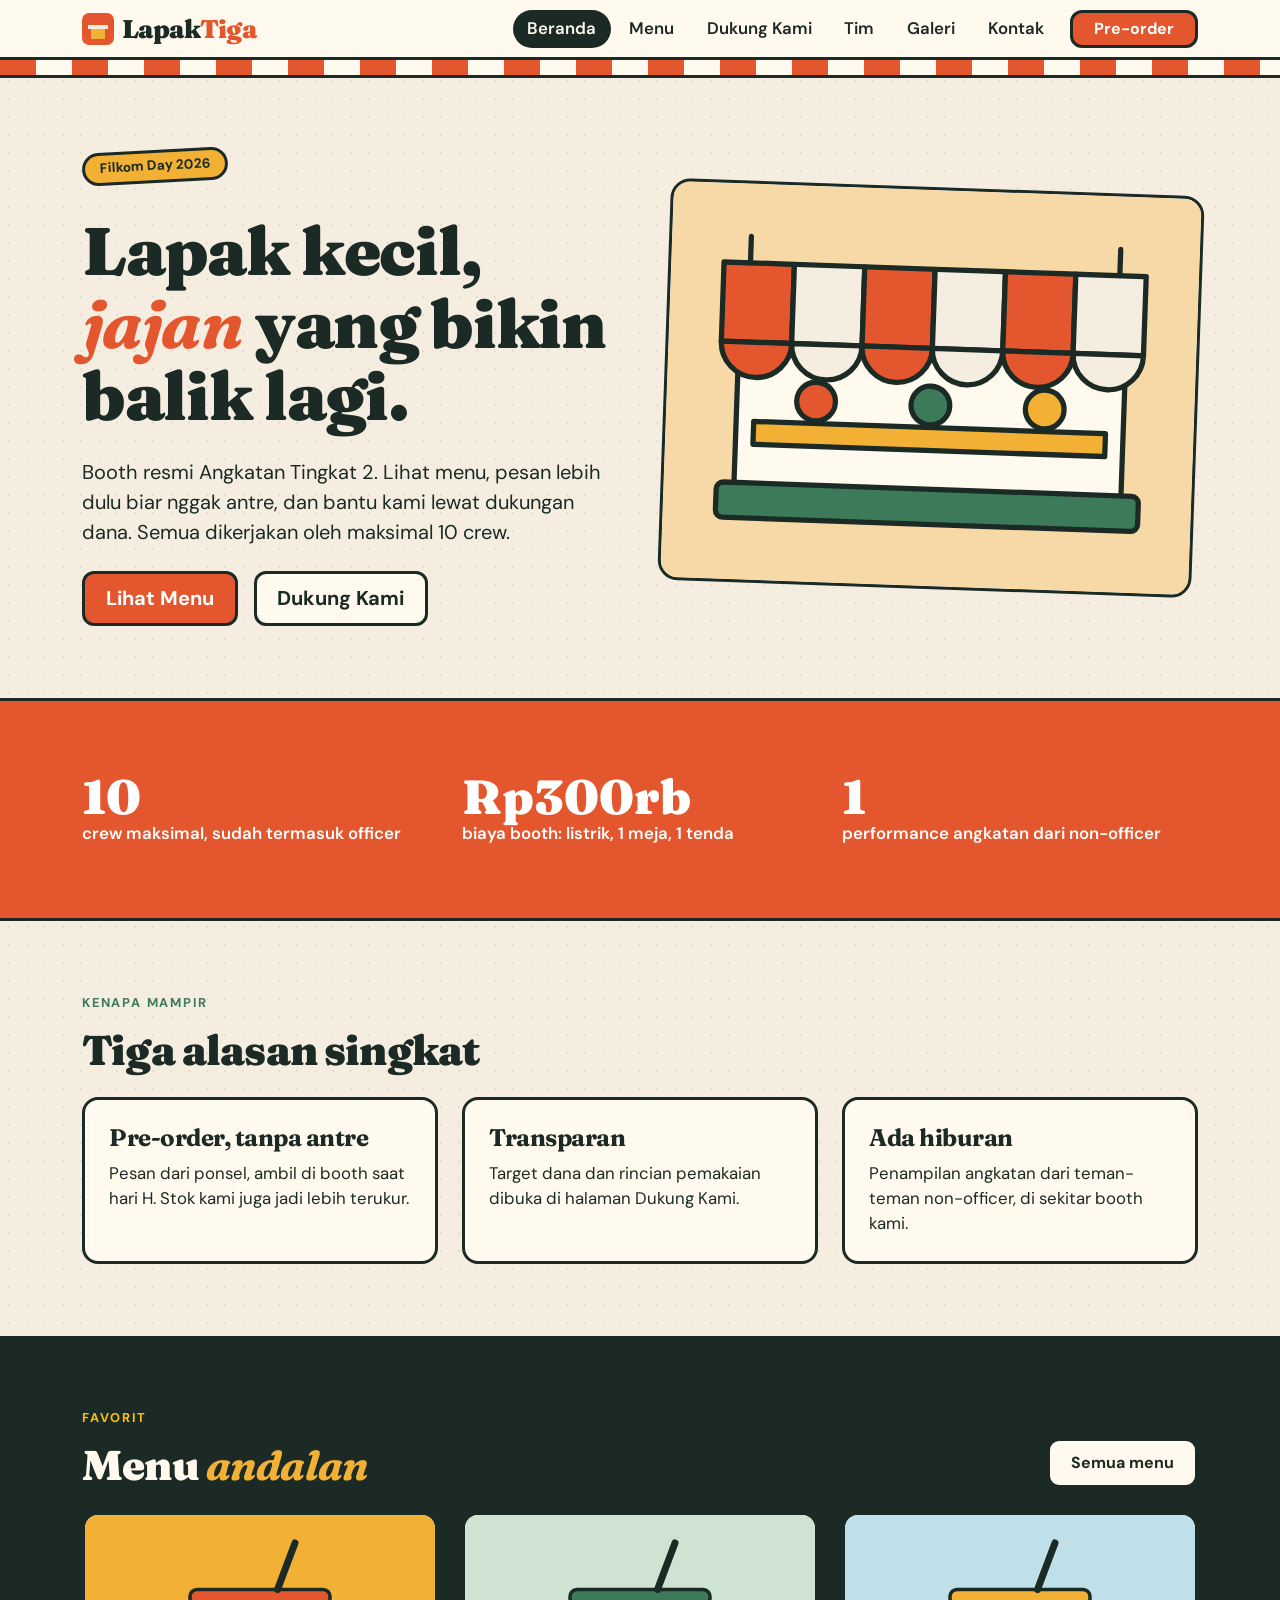
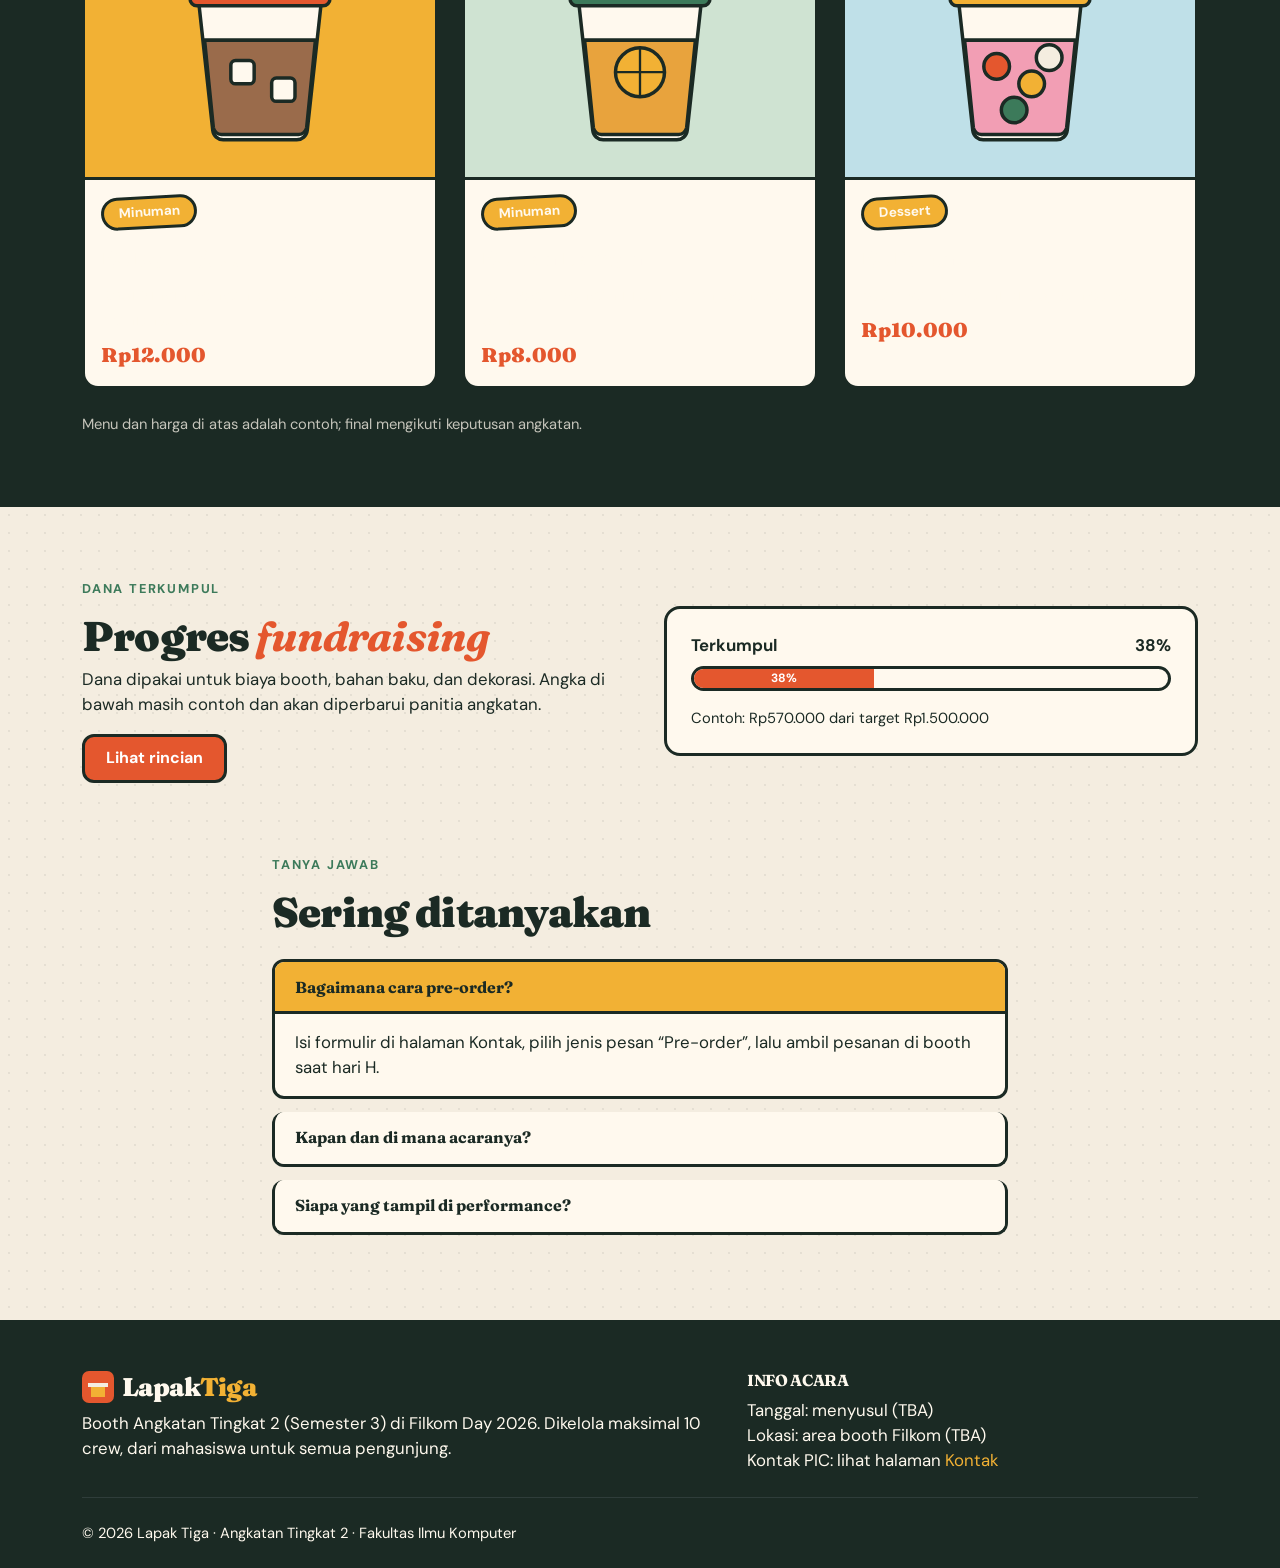
<file: index.html>
<!DOCTYPE html>
<html lang="id">

<head>
    <meta charset="utf-8">
    <meta name="viewport" content="width=device-width, initial-scale=1, maximum-scale=1, user-scalable=0">
    <meta http-equiv="Content-Security-Policy"
        content="default-src 'none'; script-src 'self'; style-src 'self'; img-src 'self'; font-src 'self'; form-action 'self' https://formspree.io; base-uri 'self'">
    <meta name="referrer" content="strict-origin-when-cross-origin">
    <title>Beranda | Lapak Tiga – Filkom Day 2026</title>
    <meta name="description"
        content="Booth Lapak Tiga, Angkatan Tingkat 2 di Filkom Day 2026: menu, pre-order, dan dukungan dana.">
    <link rel="icon" href="assets/img/favicon.svg" type="image/svg+xml">
    <link rel="stylesheet" href="assets/vendor/bootstrap/css/bootstrap.min.css">
    <link rel="stylesheet" href="assets/css/style.css">
</head>

<body>
    <a class="skip" href="#konten">Lewati ke konten</a>
    <header>
        <nav class="navbar navbar-expand-lg site-nav" aria-label="Navigasi utama">
            <div class="container">
                <a class="brand" href="index.html"><img src="assets/img/favicon.svg" alt="Logo Lapak Tiga" width="32" height="32" class="d-inline-block align-text-bottom me-2">Lapak<span>Tiga</span></a>
                <button class="navbar-toggler" type="button" data-bs-toggle="offcanvas"
                    data-bs-target="#menuUtama" aria-controls="menuUtama"
                    aria-label="Buka menu">
                    <span class="toggler-bar"></span>
                    <span class="toggler-bar"></span>
                    <span class="toggler-bar"></span>
                </button>
                <div class="offcanvas offcanvas-end" tabindex="-1" id="menuUtama"
                    aria-labelledby="menuUtamaLabel">
                    <div class="offcanvas-header">
                        <span class="offcanvas-title brand" id="menuUtamaLabel"><img src="assets/img/favicon.svg" alt="Logo" width="28" height="28" class="d-inline-block align-text-bottom me-2">Lapak<span>Tiga</span></span>
                    </div>
                    <div class="offcanvas-body">
                        <ul class="navbar-nav ms-auto gap-lg-1 align-items-lg-center">
                            <li class="nav-item"><a class="nav-link active" href="index.html"
                                    aria-current="page">Beranda</a></li>
                            <li class="nav-item"><a class="nav-link" href="menu.html">Menu</a></li>
                            <li class="nav-item"><a class="nav-link" href="dukung-kami.html">Dukung Kami</a></li>
                            <li class="nav-item"><a class="nav-link" href="tim.html">Tim</a></li>
                            <li class="nav-item"><a class="nav-link" href="galeri.html">Galeri</a></li>
                            <li class="nav-item"><a class="nav-link" href="kontak.html">Kontak</a></li>
                            <li class="nav-item ms-lg-2 mt-2 mt-lg-0"><a class="btn btn-lapak py-1"
                                    href="kontak.html">Pre-order</a></li>
                        </ul>
                    </div>
                </div>
            </div>
        </nav>
        <div class="awning" aria-hidden="true"></div>
    </header>
    <main id="konten">
        <section aria-labelledby="hero-heading">
            <div class="container">
                <div class="row align-items-center g-5">
                    <div class="col-lg-6"><span class="sticker mb-3">Filkom Day 2026</span>
                        <h1 id="hero-heading" class="mt-3">Lapak kecil, <em>jajan</em> yang bikin balik lagi.</h1>
                        <p class="fs-5 my-4">Booth resmi Angkatan Tingkat 2. Lihat menu, pesan lebih dulu biar nggak
                            antre, dan bantu kami lewat dukungan dana. Semua dikerjakan oleh maksimal 10 crew.</p>
                        <div class="d-flex flex-wrap gap-3"><a class="btn btn-lapak btn-lg" href="menu.html">Lihat
                                Menu</a><a class="btn btn-line btn-lg" href="dukung-kami.html">Dukung Kami</a></div>
                    </div>
                    <div class="col-lg-6">
                        <div class="frame"><img src="assets/img/hero.svg" width="600" height="450"
                                alt="Ilustrasi booth bertenda garis merah-krem"></div>
                    </div>
                </div>
            </div>
        </section>
        <section class="band-tomato">
            <div class="container">
                <div class="row g-4 text-center text-md-start">
                    <div class="col-md-4">
                        <div class="num text-white">10</div>
                        <p class="mb-0 fw-semibold">crew maksimal, sudah termasuk officer</p>
                    </div>
                    <div class="col-md-4">
                        <div class="num text-white">Rp300rb</div>
                        <p class="mb-0 fw-semibold">biaya booth: listrik, 1 meja, 1 tenda</p>
                    </div>
                    <div class="col-md-4">
                        <div class="num text-white">1</div>
                        <p class="mb-0 fw-semibold">performance angkatan dari non-officer</p>
                    </div>
                </div>
            </div>
        </section>
        <section aria-labelledby="kenapa-mampir">
            <div class="container">
                <p class="eyebrow">Kenapa mampir</p>
                <h2 id="kenapa-mampir" class="mb-4">Tiga alasan singkat</h2>
                <div class="row g-4">
                    <div class="col-md-4">
                        <div class="card-lapak p-4">
                            <h3 class="h4">Pre-order, tanpa antre</h3>
                            <p class="mb-0">Pesan dari ponsel, ambil di booth saat hari H. Stok kami juga jadi lebih
                                terukur.</p>
                        </div>
                    </div>
                    <div class="col-md-4">
                        <div class="card-lapak p-4">
                            <h3 class="h4">Transparan</h3>
                            <p class="mb-0">Target dana dan rincian pemakaian dibuka di halaman Dukung Kami.</p>
                        </div>
                    </div>
                    <div class="col-md-4">
                        <div class="card-lapak p-4">
                            <h3 class="h4">Ada hiburan</h3>
                            <p class="mb-0">Penampilan angkatan dari teman-teman non-officer, di sekitar booth kami.</p>
                        </div>
                    </div>
                </div>
            </div>
        </section>
        <section class="band" aria-labelledby="menu-andalan">
            <div class="container">
                <div class="d-flex flex-wrap justify-content-between align-items-end gap-3 mb-4">
                    <div>
                        <p class="eyebrow text-warning">Favorit</p>
                        <h2 id="menu-andalan" class="mb-0">Menu <em>andalan</em></h2>
                    </div><a class="btn btn-line" href="menu.html">Semua menu</a>
                </div>
                <div class="row g-4">
                    <div class="col-md-6 col-lg-4">
                        <article class="card-lapak"><img src="assets/img/menu/es-kopi-susu.svg" width="600" height="450"
                                loading="lazy" alt="Ilustrasi Es Kopi Susu">
                            <div class="p-3"><span class="sticker mb-2">Minuman</span>
                                <h3 class="h4 mt-2">Es Kopi Susu</h3>
                                <p class="mb-2">Kopi dingin dengan susu creamy, manisnya pas.</p><span
                                    class="price">Rp12.000</span>
                            </div>
                        </article>
                    </div>
                    <div class="col-md-6 col-lg-4">
                        <article class="card-lapak"><img src="assets/img/menu/es-teh-lemon.svg" width="600" height="450"
                                loading="lazy" alt="Ilustrasi Es Teh Lemon">
                            <div class="p-3"><span class="sticker mb-2">Minuman</span>
                                <h3 class="h4 mt-2">Es Teh Lemon</h3>
                                <p class="mb-2">Teh segar dengan irisan lemon, penawar panas.</p><span
                                    class="price">Rp8.000</span>
                            </div>
                        </article>
                    </div>
                    <div class="col-md-6 col-lg-4">
                        <article class="card-lapak"><img src="assets/img/menu/es-buah.svg" width="600" height="450"
                                loading="lazy" alt="Ilustrasi Es Buah Cup">
                            <div class="p-3"><span class="sticker mb-2">Dessert</span>
                                <h3 class="h4 mt-2">Es Buah Cup</h3>
                                <p class="mb-2">Buah warna-warni, sirup, dan es serut.</p><span
                                    class="price">Rp10.000</span>
                            </div>
                        </article>
                    </div>
                </div>
                <p class="small mt-4 mb-0 opacity-75">Menu dan harga di atas adalah contoh; final mengikuti keputusan
                    angkatan.</p>
            </div>
        </section>
        <section aria-labelledby="progres-fundraising">
            <div class="container">
                <div class="row g-5 align-items-center">
                    <div class="col-lg-6">
                        <p class="eyebrow">Dana terkumpul</p>
                        <h2 id="progres-fundraising">Progres <em>fundraising</em></h2>
                        <p>Dana dipakai untuk biaya booth, bahan baku, dan dekorasi. Angka di bawah masih contoh dan
                            akan diperbarui panitia angkatan.</p><a class="btn btn-lapak" href="dukung-kami.html">Lihat
                            rincian</a>
                    </div>
                    <div class="col-lg-6">
                        <div class="card-lapak p-4">
                            <div class="d-flex justify-content-between fw-bold mb-2">
                                <span>Terkumpul</span><span>38%</span></div>
                            <div class="progress" role="progressbar" aria-label="Progres dana" aria-valuenow="38"
                                aria-valuemin="0" aria-valuemax="100">
                                <div class="progress-bar pw-38">38%</div>
                            </div>
                            <p class="small mt-3 mb-0">Contoh: Rp570.000 dari target Rp1.500.000</p>
                        </div>
                    </div>
                </div>
            </div>
        </section>
        <section class="pt-0" aria-labelledby="faq-heading">
            <div class="container">
                <div class="row justify-content-center">
                    <div class="col-lg-8">
                        <p class="eyebrow">Tanya jawab</p>
                        <h2 id="faq-heading" class="mb-4">Sering ditanyakan</h2>
                        <div class="accordion" id="faq">
                            <div class="accordion-item">
                                <h3 class="accordion-header"><button class="accordion-button" type="button"
                                        data-bs-toggle="collapse" data-bs-target="#f1" aria-expanded="true"
                                        aria-controls="f1">Bagaimana cara pre-order?</button></h3>
                                <div id="f1" class="accordion-collapse collapse show" data-bs-parent="#faq">
                                    <div class="accordion-body">Isi formulir di halaman Kontak, pilih jenis pesan
                                        “Pre-order”, lalu ambil pesanan di booth saat hari H.</div>
                                </div>
                            </div>
                            <div class="accordion-item">
                                <h3 class="accordion-header"><button class="accordion-button collapsed" type="button"
                                        data-bs-toggle="collapse" data-bs-target="#f2" aria-expanded="false"
                                        aria-controls="f2">Kapan dan di mana acaranya?</button></h3>
                                <div id="f2" class="accordion-collapse collapse" data-bs-parent="#faq">
                                    <div class="accordion-body">Tanggal dan lokasi mengikuti jadwal resmi panitia Filkom
                                        Day 2026 dan akan kami cantumkan di sini.</div>
                                </div>
                            </div>
                            <div class="accordion-item">
                                <h3 class="accordion-header"><button class="accordion-button collapsed" type="button"
                                        data-bs-toggle="collapse" data-bs-target="#f3" aria-expanded="false"
                                        aria-controls="f3">Siapa yang tampil di performance?</button></h3>
                                <div id="f3" class="accordion-collapse collapse" data-bs-parent="#faq">
                                    <div class="accordion-body">Teman-teman angkatan yang bukan officer. Jadwalnya ada
                                        di halaman Tim.</div>
                                </div>
                            </div>
                        </div>
                    </div>
                </div>
            </div>
        </section>
    </main>
    <footer class="site-footer">
        <div class="container">
            <div class="row g-4 align-items-start">
                <div class="col-md-7"><a class="brand" href="index.html"><img src="assets/img/favicon.svg" alt="Logo" width="32" height="32" class="d-inline-block align-text-bottom me-2">Lapak<span>Tiga</span></a>
                    <p class="mt-2 mb-0">Booth Angkatan Tingkat 2 (Semester 3) di Filkom Day 2026. Dikelola maksimal 10
                        crew, dari mahasiswa untuk semua pengunjung.</p>
                </div>
                <div class="col-md-5">
                    <h2 class="h6 text-uppercase">Info Acara</h2>
                    <ul class="list-unstyled mb-0">
                        <li>Tanggal: menyusul (TBA)</li>
                        <li>Lokasi: area booth Filkom (TBA)</li>
                        <li>Kontak PIC: lihat halaman <a href="kontak.html">Kontak</a></li>
                    </ul>
                </div>
            </div>
            <hr class="border-secondary my-4">
            <p class="small mb-0">&copy; 2026 Lapak Tiga &middot; Angkatan Tingkat 2 &middot; Fakultas Ilmu Komputer</p>
        </div>
    </footer>
    <script src="assets/vendor/bootstrap/js/bootstrap.bundle.min.js"></script>
</body>

</html>
</file>
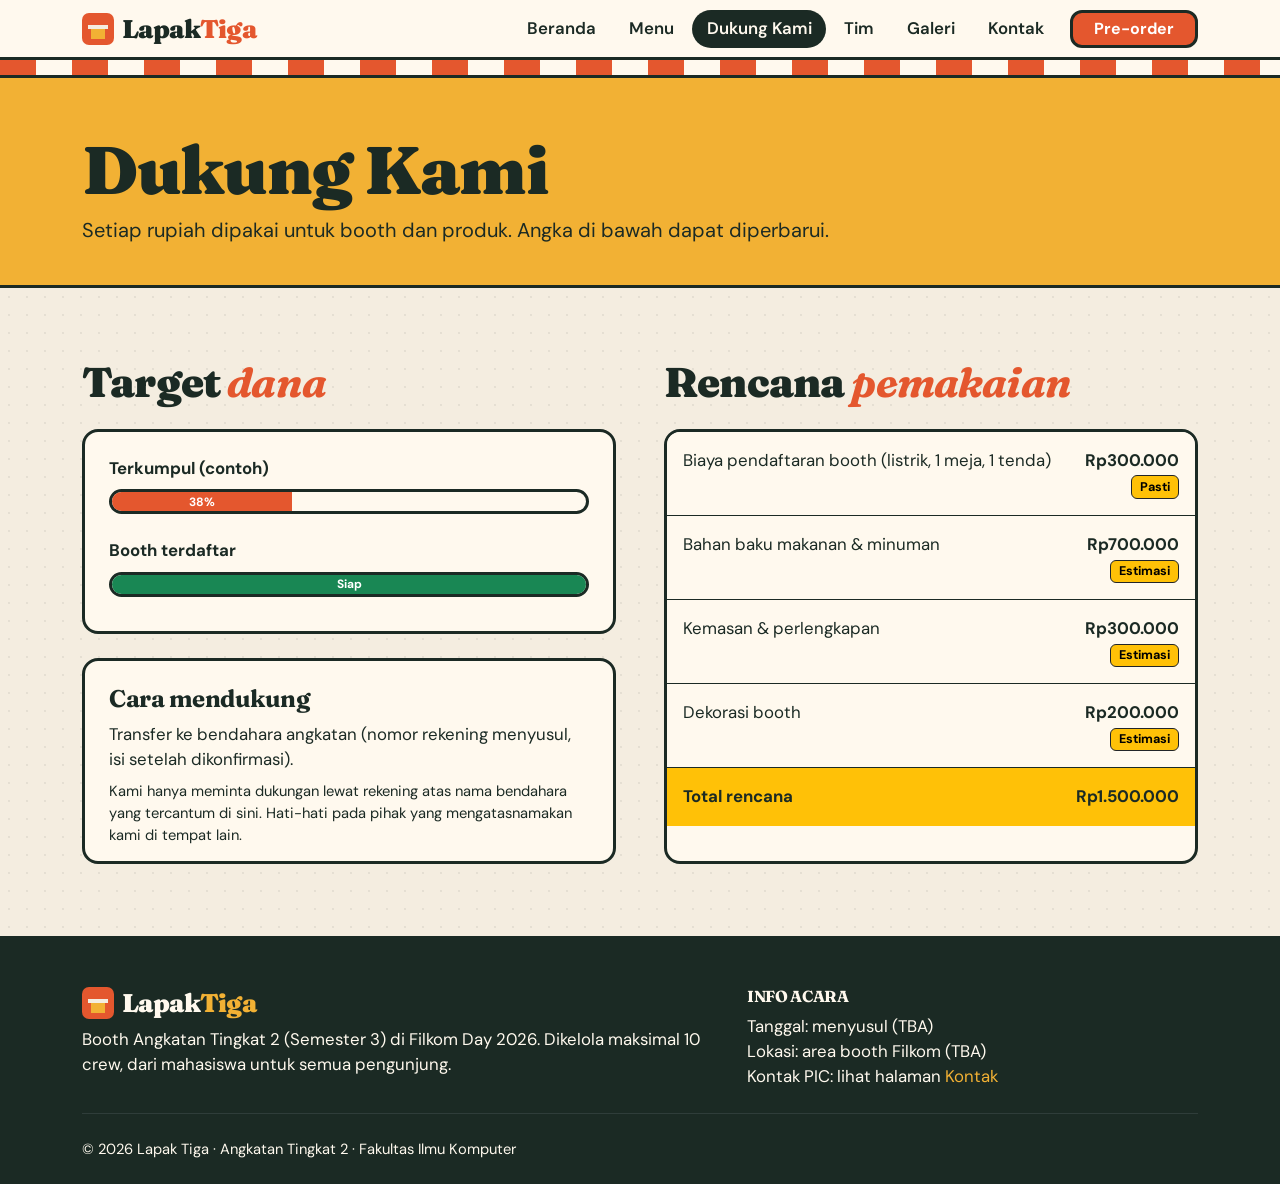
<file: dukung-kami.html>
<!DOCTYPE html>
<html lang="id">

<head>
    <meta charset="utf-8">
    <meta name="viewport" content="width=device-width, initial-scale=1, maximum-scale=1, user-scalable=0">
    <meta http-equiv="Content-Security-Policy"
        content="default-src 'none'; script-src 'self'; style-src 'self'; img-src 'self'; font-src 'self'; form-action 'self' https://formspree.io; base-uri 'self'">
    <meta name="referrer" content="strict-origin-when-cross-origin">
    <title>Dukung Kami | Lapak Tiga – Filkom Day 2026</title>
    <meta name="description" content="Target dana dan rincian pemakaian booth Lapak Tiga.">
    <link rel="icon" href="assets/img/favicon.svg" type="image/svg+xml">
    <link rel="stylesheet" href="assets/vendor/bootstrap/css/bootstrap.min.css">
    <link rel="stylesheet" href="assets/css/style.css">
</head>

<body>
    <a class="skip" href="#konten">Lewati ke konten</a>
    <header>
        <nav class="navbar navbar-expand-lg site-nav" aria-label="Navigasi utama">
            <div class="container">
                <a class="brand" href="index.html"><img src="assets/img/favicon.svg" alt="Logo Lapak Tiga" width="32" height="32" class="d-inline-block align-text-bottom me-2">Lapak<span>Tiga</span></a>
                <button class="navbar-toggler" type="button" data-bs-toggle="offcanvas" data-bs-target="#menuUtama"
                    aria-controls="menuUtama" aria-label="Buka menu">
                    <span class="toggler-bar"></span>
                    <span class="toggler-bar"></span>
                    <span class="toggler-bar"></span>
                </button>
                <div class="offcanvas offcanvas-end" tabindex="-1" id="menuUtama" aria-labelledby="menuUtamaLabel">
                    <div class="offcanvas-header">
                        <span class="offcanvas-title brand" id="menuUtamaLabel"><img src="assets/img/favicon.svg" alt="Logo" width="28" height="28" class="d-inline-block align-text-bottom me-2">Lapak<span>Tiga</span></span>
                    </div>
                    <div class="offcanvas-body">
                        <ul class="navbar-nav ms-auto gap-lg-1 align-items-lg-center">
                            <li class="nav-item"><a class="nav-link" href="index.html">Beranda</a></li>
                            <li class="nav-item"><a class="nav-link" href="menu.html">Menu</a></li>
                            <li class="nav-item"><a class="nav-link active" href="dukung-kami.html"
                                    aria-current="page">Dukung Kami</a></li>
                            <li class="nav-item"><a class="nav-link" href="tim.html">Tim</a></li>
                            <li class="nav-item"><a class="nav-link" href="galeri.html">Galeri</a></li>
                            <li class="nav-item"><a class="nav-link" href="kontak.html">Kontak</a></li>
                            <li class="nav-item ms-lg-2 mt-2 mt-lg-0"><a class="btn btn-lapak py-1"
                                    href="kontak.html">Pre-order</a></li>
                        </ul>
                    </div>
                </div>
            </div>
        </nav>
        <div class="awning" aria-hidden="true"></div>
    </header>
    <main id="konten">
        <section class="page-head">
            <div class="container">
                <h1>Dukung Kami</h1>
                <p class="fs-5 mb-0 mt-2">Setiap rupiah dipakai untuk booth dan produk. Angka di bawah dapat diperbarui.
                </p>
            </div>
        </section>
        <section aria-labelledby="target-dana">
            <div class="container">
                <div class="row g-5">
                    <div class="col-lg-6 d-flex flex-column">
                        <h2 id="target-dana" class="mb-4">Target <em>dana</em></h2>
                        <div class="card-lapak p-4 mb-4">
                            <p class="fw-bold mb-2">Terkumpul (contoh)</p>
                            <div class="progress" role="progressbar" aria-label="Progres dana" aria-valuenow="38"
                                aria-valuemin="0" aria-valuemax="100">
                                <div class="progress-bar pw-38">38%</div>
                            </div>
                            <p class="fw-bold mt-4 mb-2">Booth terdaftar</p>
                            <div class="progress" role="progressbar" aria-label="Status booth" aria-valuenow="100"
                                aria-valuemin="0" aria-valuemax="100">
                                <div class="progress-bar bg-success pw-100">Siap</div>
                            </div>
                        </div>
                        <div class="card-lapak p-4 flex-grow-1">
                            <h3 class="h4">Cara mendukung</h3>
                            <p class="mb-2">Transfer ke bendahara angkatan (nomor rekening menyusul, isi setelah
                                dikonfirmasi).</p>
                            <p class="mb-0 small">Kami hanya meminta dukungan lewat rekening atas nama bendahara yang
                                tercantum di sini. Hati-hati pada pihak yang mengatasnamakan kami di tempat lain.</p>
                        </div>
                    </div>
                    <div class="col-lg-6 d-flex flex-column">
                        <h2 id="rencana-pemakaian" class="mb-4">Rencana <em>pemakaian</em></h2>
                        <div class="card-lapak flex-grow-1">
                            <ul class="list-group list-group-flush">
                                <li class="list-group-item d-flex justify-content-between align-items-start gap-3 p-3">
                                    <span>Biaya pendaftaran booth (listrik, 1 meja, 1 tenda)</span><span
                                        class="text-end"><strong>Rp300.000</strong><br><span
                                            class="badge text-bg-warning border border-dark">Pasti</span></span>
                                </li>
                                <li class="list-group-item d-flex justify-content-between align-items-start gap-3 p-3">
                                    <span>Bahan baku makanan & minuman</span><span
                                        class="text-end"><strong>Rp700.000</strong><br><span
                                            class="badge text-bg-warning border border-dark">Estimasi</span></span>
                                </li>
                                <li class="list-group-item d-flex justify-content-between align-items-start gap-3 p-3">
                                    <span>Kemasan & perlengkapan</span><span
                                        class="text-end"><strong>Rp300.000</strong><br><span
                                            class="badge text-bg-warning border border-dark">Estimasi</span></span>
                                </li>
                                <li class="list-group-item d-flex justify-content-between align-items-start gap-3 p-3">
                                    <span>Dekorasi booth</span><span
                                        class="text-end"><strong>Rp200.000</strong><br><span
                                            class="badge text-bg-warning border border-dark">Estimasi</span></span>
                                </li>
                                <li class="list-group-item d-flex justify-content-between p-3 bg-warning"><strong>Total
                                        rencana</strong><strong>Rp1.500.000</strong></li>
                            </ul>
                        </div>
                    </div>
                </div>
            </div>
        </section>
    </main>
    <footer class="site-footer">
        <div class="container">
            <div class="row g-4 align-items-start">
                <div class="col-md-7"><a class="brand" href="index.html"><img src="assets/img/favicon.svg" alt="Logo" width="32" height="32" class="d-inline-block align-text-bottom me-2">Lapak<span>Tiga</span></a>
                    <p class="mt-2 mb-0">Booth Angkatan Tingkat 2 (Semester 3) di Filkom Day 2026. Dikelola maksimal 10
                        crew, dari mahasiswa untuk semua pengunjung.</p>
                </div>
                <div class="col-md-5">
                    <h2 class="h6 text-uppercase">Info Acara</h2>
                    <ul class="list-unstyled mb-0">
                        <li>Tanggal: menyusul (TBA)</li>
                        <li>Lokasi: area booth Filkom (TBA)</li>
                        <li>Kontak PIC: lihat halaman <a href="kontak.html">Kontak</a></li>
                    </ul>
                </div>
            </div>
            <hr class="border-secondary my-4">
            <p class="small mb-0">&copy; 2026 Lapak Tiga &middot; Angkatan Tingkat 2 &middot; Fakultas Ilmu Komputer</p>
        </div>
    </footer>
    <script src="assets/vendor/bootstrap/js/bootstrap.bundle.min.js"></script>
</body>

</html>
</file>
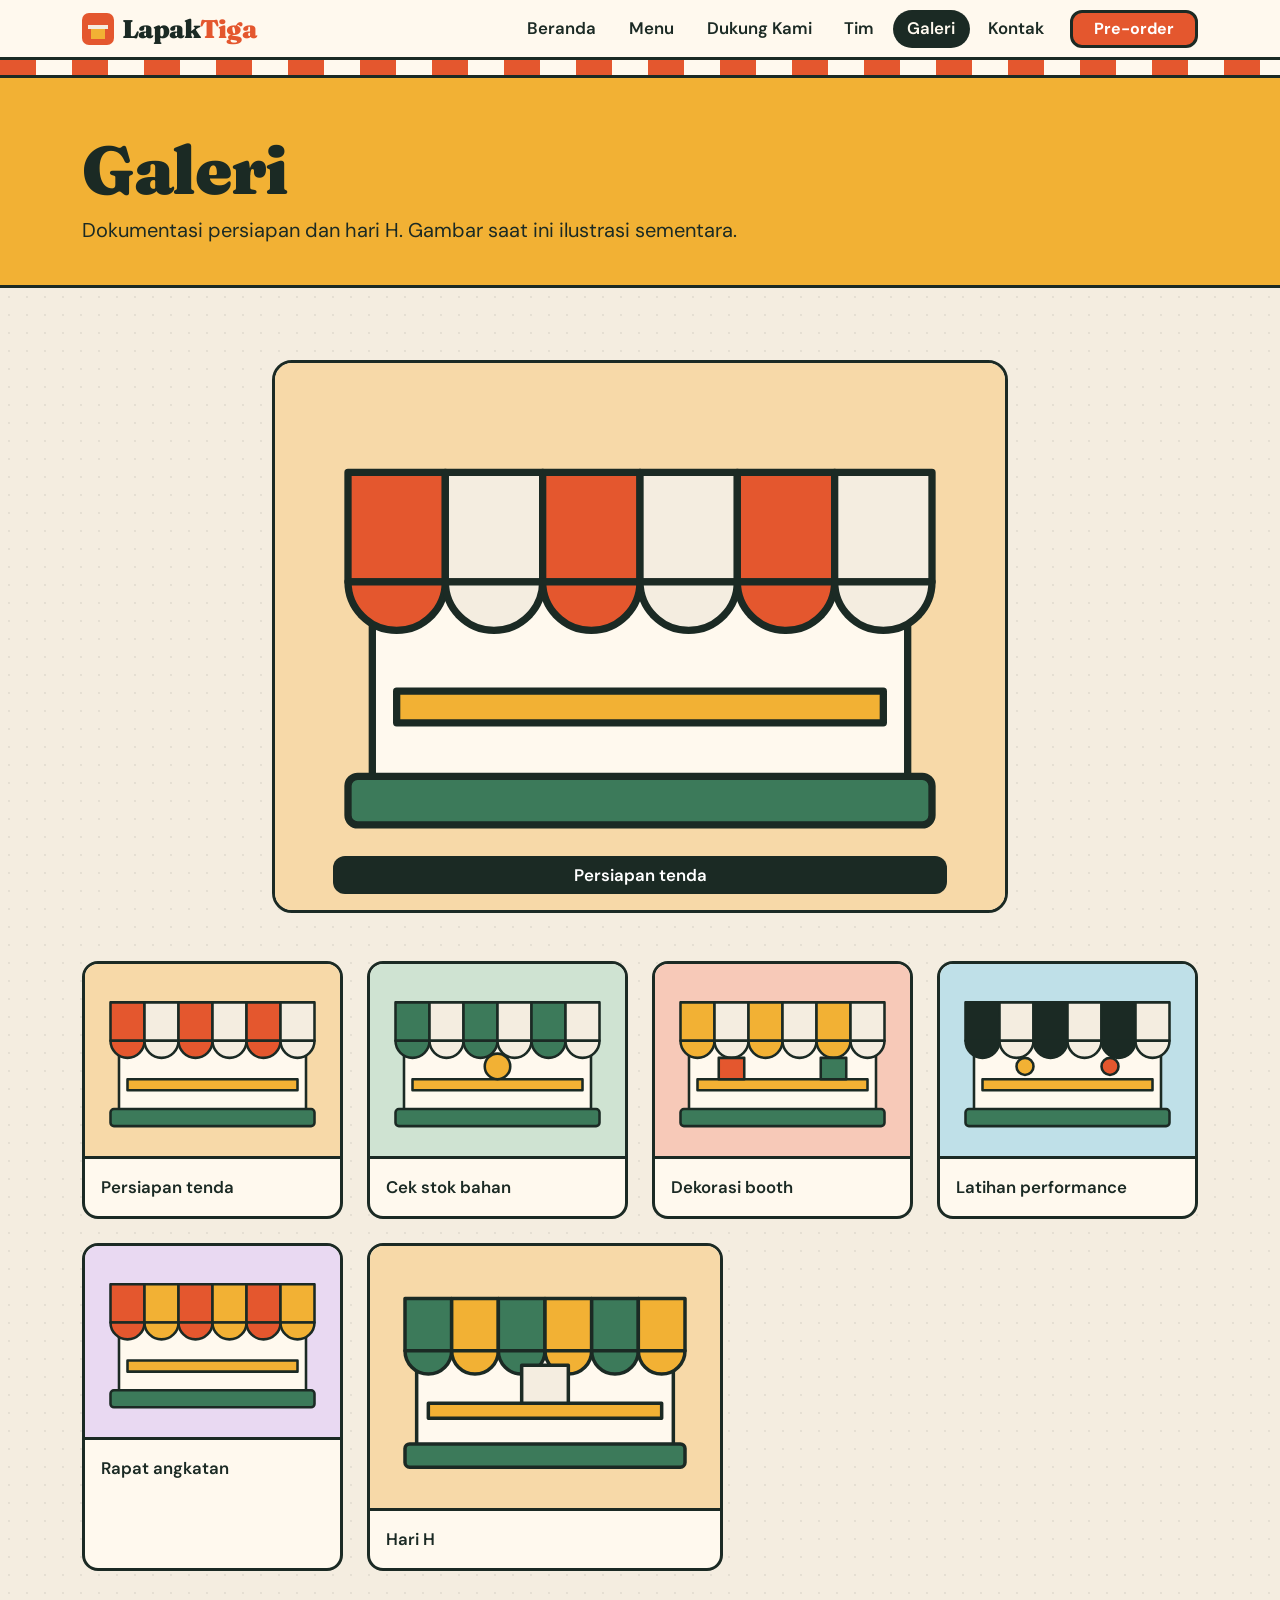
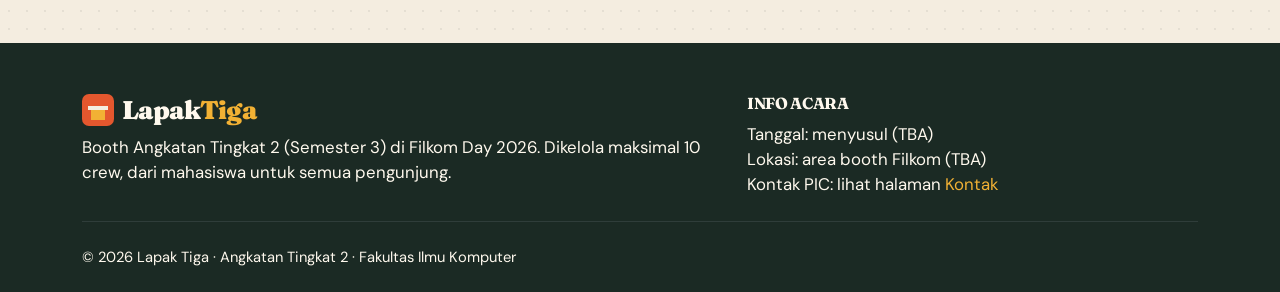
<file: galeri.html>
<!DOCTYPE html>
<html lang="id">

<head>
    <meta charset="utf-8">
    <meta name="viewport" content="width=device-width, initial-scale=1, maximum-scale=1, user-scalable=0">
    <meta http-equiv="Content-Security-Policy"
        content="default-src 'none'; script-src 'self'; style-src 'self'; img-src 'self'; font-src 'self'; form-action 'self' https://formspree.io; base-uri 'self'">
    <meta name="referrer" content="strict-origin-when-cross-origin">
    <title>Galeri | Lapak Tiga – Filkom Day 2026</title>
    <meta name="description" content="Galeri persiapan booth Lapak Tiga.">
    <link rel="icon" href="assets/img/favicon.svg" type="image/svg+xml">
    <link rel="stylesheet" href="assets/vendor/bootstrap/css/bootstrap.min.css">
    <link rel="stylesheet" href="assets/css/style.css">
</head>

<body>
    <a class="skip" href="#konten">Lewati ke konten</a>
    <header>
        <nav class="navbar navbar-expand-lg site-nav" aria-label="Navigasi utama">
            <div class="container">
                <a class="brand" href="index.html"><img src="assets/img/favicon.svg" alt="Logo Lapak Tiga" width="32" height="32" class="d-inline-block align-text-bottom me-2">Lapak<span>Tiga</span></a>
                <button class="navbar-toggler" type="button" data-bs-toggle="offcanvas" data-bs-target="#menuUtama"
                    aria-controls="menuUtama" aria-label="Buka menu">
                    <span class="toggler-bar"></span>
                    <span class="toggler-bar"></span>
                    <span class="toggler-bar"></span>
                </button>
                <div class="offcanvas offcanvas-end" tabindex="-1" id="menuUtama" aria-labelledby="menuUtamaLabel">
                    <div class="offcanvas-header">
                        <span class="offcanvas-title brand" id="menuUtamaLabel"><img src="assets/img/favicon.svg" alt="Logo" width="28" height="28" class="d-inline-block align-text-bottom me-2">Lapak<span>Tiga</span></span>
                    </div>
                    <div class="offcanvas-body">
                        <ul class="navbar-nav ms-auto gap-lg-1 align-items-lg-center">
                            <li class="nav-item"><a class="nav-link" href="index.html">Beranda</a></li>
                            <li class="nav-item"><a class="nav-link" href="menu.html">Menu</a></li>
                            <li class="nav-item"><a class="nav-link" href="dukung-kami.html">Dukung Kami</a></li>
                            <li class="nav-item"><a class="nav-link" href="tim.html">Tim</a></li>
                            <li class="nav-item"><a class="nav-link active" href="galeri.html"
                                    aria-current="page">Galeri</a></li>
                            <li class="nav-item"><a class="nav-link" href="kontak.html">Kontak</a></li>
                            <li class="nav-item ms-lg-2 mt-2 mt-lg-0"><a class="btn btn-lapak py-1"
                                    href="kontak.html">Pre-order</a></li>
                        </ul>
                    </div>
                </div>
            </div>
        </nav>
        <div class="awning" aria-hidden="true"></div>
    </header>
    <main id="konten">
        <section class="page-head">
            <div class="container">
                <h1>Galeri</h1>
                <p class="fs-5 mb-0 mt-2">Dokumentasi persiapan dan hari H. Gambar saat ini ilustrasi sementara.</p>
            </div>
        </section>
        <section aria-labelledby="galeri-heading">
            <h2 id="galeri-heading" class="visually-hidden">Koleksi Galeri</h2>
            <div class="container">
                <div class="row justify-content-center">
                    <div class="col-md-10 col-lg-8">
                        <div id="slide" class="carousel slide mb-5" data-bs-ride="false" aria-label="Sorotan galeri">
                    <div class="carousel-inner">
                        <div class="carousel-item active"><img src="assets/img/galeri/galeri-1.svg" width="600"
                                height="450" alt="Ilustrasi: Persiapan tenda">
                            <div class="carousel-caption">
                                <p class="mb-0 fw-semibold">Persiapan tenda</p>
                            </div>
                        </div>
                        <div class="carousel-item"><img src="assets/img/galeri/galeri-2.svg" width="600" height="450"
                                alt="Ilustrasi: Cek stok bahan">
                            <div class="carousel-caption">
                                <p class="mb-0 fw-semibold">Cek stok bahan</p>
                            </div>
                        </div>
                        <div class="carousel-item"><img src="assets/img/galeri/galeri-3.svg" width="600" height="450"
                                alt="Ilustrasi: Dekorasi booth">
                            <div class="carousel-caption">
                                <p class="mb-0 fw-semibold">Dekorasi booth</p>
                            </div>
                        </div>
                    </div>
                    <button class="carousel-control-prev" type="button" data-bs-target="#slide"
                        data-bs-slide="prev"><span class="carousel-control-prev-icon" aria-hidden="true"></span><span
                            class="visually-hidden">Sebelumnya</span></button><button class="carousel-control-next"
                        type="button" data-bs-target="#slide" data-bs-slide="next"><span
                            class="carousel-control-next-icon" aria-hidden="true"></span><span
                            class="visually-hidden">Berikutnya</span></button>
                        </div>
                    </div>
                </div>
                <div class="row g-4">
                    <div class="col-6 col-md-4 col-lg-3">
                        <figure class="card-lapak m-0"><img src="assets/img/galeri/galeri-1.svg" width="600"
                                height="450" loading="lazy" alt="Ilustrasi: Persiapan tenda">
                            <figcaption class="p-3 fw-semibold">Persiapan tenda</figcaption>
                        </figure>
                    </div>
                    <div class="col-6 col-md-4 col-lg-3">
                        <figure class="card-lapak m-0"><img src="assets/img/galeri/galeri-2.svg" width="600"
                                height="450" loading="lazy" alt="Ilustrasi: Cek stok bahan">
                            <figcaption class="p-3 fw-semibold">Cek stok bahan</figcaption>
                        </figure>
                    </div>
                    <div class="col-6 col-md-4 col-lg-3">
                        <figure class="card-lapak m-0"><img src="assets/img/galeri/galeri-3.svg" width="600"
                                height="450" loading="lazy" alt="Ilustrasi: Dekorasi booth">
                            <figcaption class="p-3 fw-semibold">Dekorasi booth</figcaption>
                        </figure>
                    </div>
                    <div class="col-6 col-md-4 col-lg-3">
                        <figure class="card-lapak m-0"><img src="assets/img/galeri/galeri-4.svg" width="600"
                                height="450" loading="lazy" alt="Ilustrasi: Latihan performance">
                            <figcaption class="p-3 fw-semibold">Latihan performance</figcaption>
                        </figure>
                    </div>
                    <div class="col-6 col-md-4 col-lg-3">
                        <figure class="card-lapak m-0"><img src="assets/img/galeri/galeri-5.svg" width="600"
                                height="450" loading="lazy" alt="Ilustrasi: Rapat angkatan">
                            <figcaption class="p-3 fw-semibold">Rapat angkatan</figcaption>
                        </figure>
                    </div>
                    <div class="col-6 col-lg-4">
                        <figure class="card-lapak m-0"><img src="assets/img/galeri/galeri-6.svg" width="600"
                                height="450" loading="lazy" alt="Ilustrasi: Hari H">
                            <figcaption class="p-3 fw-semibold">Hari H</figcaption>
                        </figure>
                    </div>
                </div>
            </div>
        </section>
    </main>
    <footer class="site-footer">
        <div class="container">
            <div class="row g-4 align-items-start">
                <div class="col-md-7"><a class="brand" href="index.html"><img src="assets/img/favicon.svg" alt="Logo" width="32" height="32" class="d-inline-block align-text-bottom me-2">Lapak<span>Tiga</span></a>
                    <p class="mt-2 mb-0">Booth Angkatan Tingkat 2 (Semester 3) di Filkom Day 2026. Dikelola maksimal 10
                        crew, dari mahasiswa untuk semua pengunjung.</p>
                </div>
                <div class="col-md-5">
                    <h2 class="h6 text-uppercase">Info Acara</h2>
                    <ul class="list-unstyled mb-0">
                        <li>Tanggal: menyusul (TBA)</li>
                        <li>Lokasi: area booth Filkom (TBA)</li>
                        <li>Kontak PIC: lihat halaman <a href="kontak.html">Kontak</a></li>
                    </ul>
                </div>
            </div>
            <hr class="border-secondary my-4">
            <p class="small mb-0">&copy; 2026 Lapak Tiga &middot; Angkatan Tingkat 2 &middot; Fakultas Ilmu Komputer</p>
        </div>
    </footer>
    <script src="assets/vendor/bootstrap/js/bootstrap.bundle.min.js"></script>
</body>

</html>
</file>
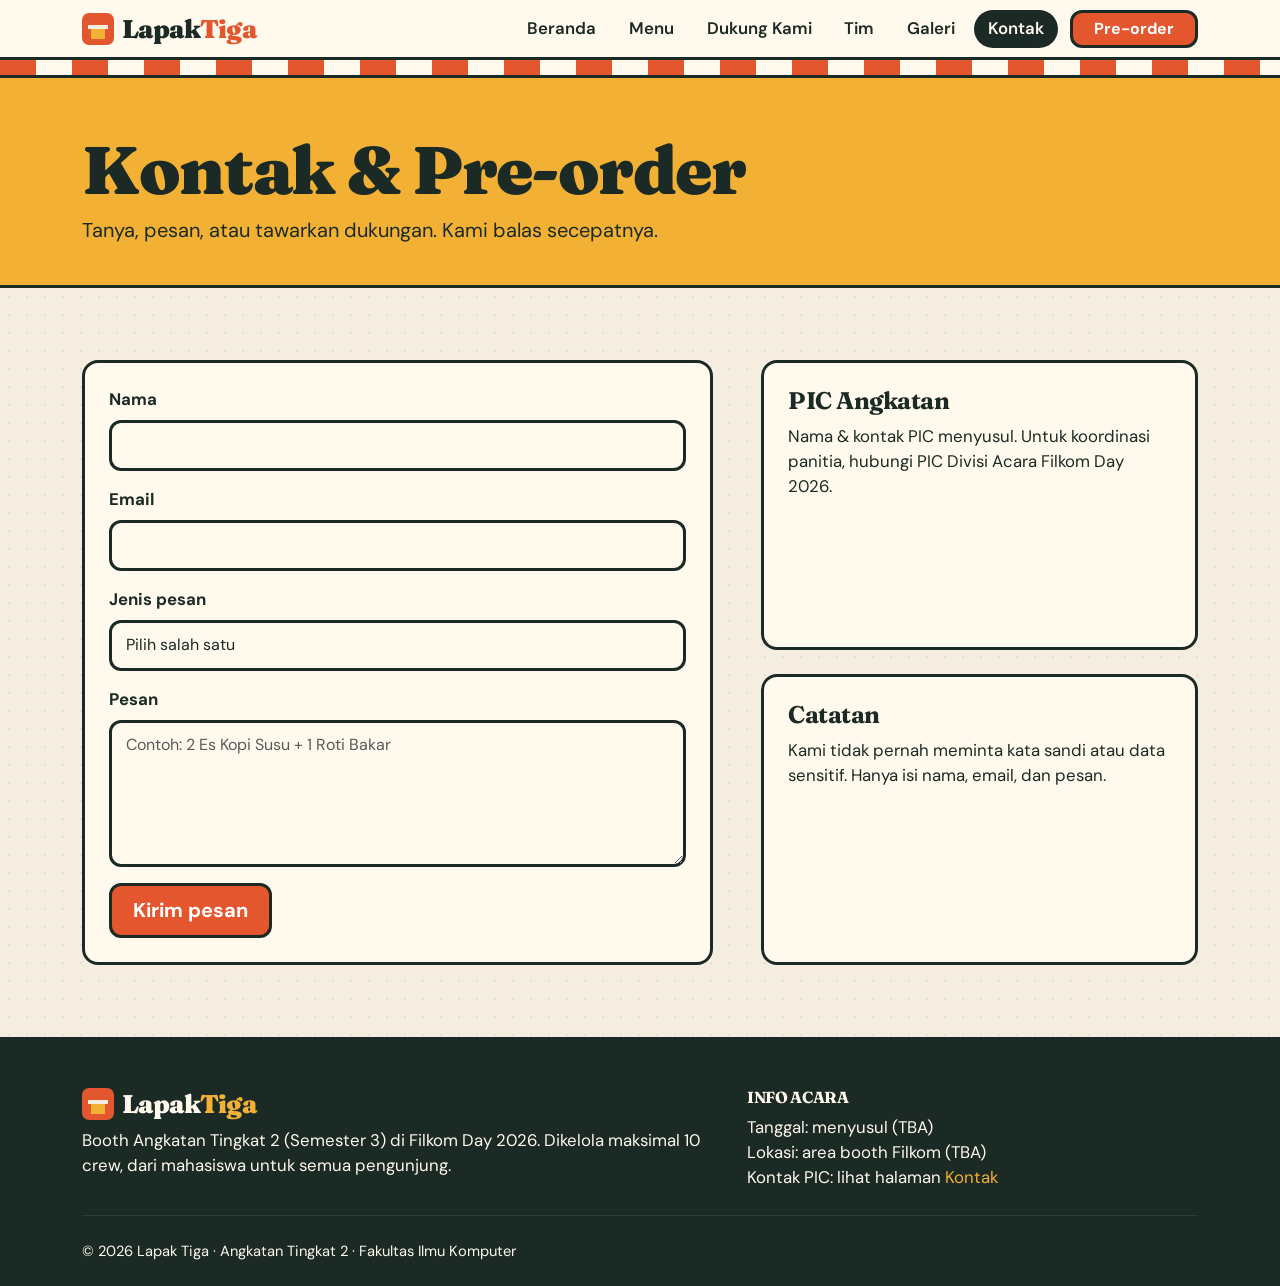
<file: kontak.html>
<!DOCTYPE html>
<html lang="id">

<head>
    <meta charset="utf-8">
    <meta name="viewport" content="width=device-width, initial-scale=1, maximum-scale=1, user-scalable=0">
    <meta http-equiv="Content-Security-Policy"
        content="default-src 'none'; script-src 'self'; style-src 'self'; img-src 'self'; font-src 'self'; form-action 'self' https://formspree.io; base-uri 'self'">
    <meta name="referrer" content="strict-origin-when-cross-origin">
    <title>Kontak | Lapak Tiga – Filkom Day 2026</title>
    <meta name="description" content="Formulir kontak dan pre-order Lapak Tiga.">
    <link rel="icon" href="assets/img/favicon.svg" type="image/svg+xml">
    <link rel="stylesheet" href="assets/vendor/bootstrap/css/bootstrap.min.css">
    <link rel="stylesheet" href="assets/css/style.css">
</head>

<body>
    <a class="skip" href="#konten">Lewati ke konten</a>
    <header>
        <nav class="navbar navbar-expand-lg site-nav" aria-label="Navigasi utama">
            <div class="container">
                <a class="brand" href="index.html"><img src="assets/img/favicon.svg" alt="Logo Lapak Tiga" width="32" height="32" class="d-inline-block align-text-bottom me-2">Lapak<span>Tiga</span></a>
                <button class="navbar-toggler" type="button" data-bs-toggle="offcanvas" data-bs-target="#menuUtama"
                    aria-controls="menuUtama" aria-label="Buka menu">
                    <span class="toggler-bar"></span>
                    <span class="toggler-bar"></span>
                    <span class="toggler-bar"></span>
                </button>
                <div class="offcanvas offcanvas-end" tabindex="-1" id="menuUtama" aria-labelledby="menuUtamaLabel">
                    <div class="offcanvas-header">
                        <span class="offcanvas-title brand" id="menuUtamaLabel"><img src="assets/img/favicon.svg" alt="Logo" width="28" height="28" class="d-inline-block align-text-bottom me-2">Lapak<span>Tiga</span></span>
                    </div>
                    <div class="offcanvas-body">
                        <ul class="navbar-nav ms-auto gap-lg-1 align-items-lg-center">
                            <li class="nav-item"><a class="nav-link" href="index.html">Beranda</a></li>
                            <li class="nav-item"><a class="nav-link" href="menu.html">Menu</a></li>
                            <li class="nav-item"><a class="nav-link" href="dukung-kami.html">Dukung Kami</a></li>
                            <li class="nav-item"><a class="nav-link" href="tim.html">Tim</a></li>
                            <li class="nav-item"><a class="nav-link" href="galeri.html">Galeri</a></li>
                            <li class="nav-item"><a class="nav-link active" href="kontak.html"
                                    aria-current="page">Kontak</a></li>
                            <li class="nav-item ms-lg-2 mt-2 mt-lg-0"><a class="btn btn-lapak py-1"
                                    href="kontak.html">Pre-order</a></li>
                        </ul>
                    </div>
                </div>
            </div>
        </nav>
        <div class="awning" aria-hidden="true"></div>
    </header>
    <main id="konten">
        <section class="page-head">
            <div class="container">
                <h1>Kontak & Pre-order</h1>
                <p class="fs-5 mb-0 mt-2">Tanya, pesan, atau tawarkan dukungan. Kami balas secepatnya.</p>
            </div>
        </section>
        <section aria-labelledby="form-heading">
            <h2 id="form-heading" class="visually-hidden">Formulir Kontak</h2>
            <div class="container">
                <div class="row g-5">
                    <div class="col-lg-7">
                        <form class="card-lapak p-4" action="https://formspree.io/f/GANTI_DENGAN_ID_FORM" method="post"
                            novalidate>
                            <div class="mb-3"><label class="form-label fw-bold" for="nama">Nama</label><input
                                    class="form-control" id="nama" name="nama" type="text" maxlength="60"
                                    autocomplete="name" required></div>
                            <div class="mb-3"><label class="form-label fw-bold" for="email">Email</label><input
                                    class="form-control" id="email" name="email" type="email" maxlength="80"
                                    autocomplete="email" required></div>
                            <div class="mb-3"><label class="form-label fw-bold" for="jenis">Jenis pesan</label><select
                                    class="form-select" id="jenis" name="jenis" required>
                                    <option value="" selected disabled>Pilih salah satu</option>
                                    <option>Pre-order</option>
                                    <option>Pertanyaan</option>
                                    <option>Dukungan dana</option>
                                </select></div>
                            <div class="mb-3"><label class="form-label fw-bold" for="pesan">Pesan</label><textarea
                                    class="form-control" id="pesan" name="pesan" rows="5" maxlength="500" required
                                    placeholder="Contoh: 2 Es Kopi Susu + 1 Roti Bakar"></textarea></div>
                            <div class="hp" aria-hidden="true"><label for="website">Jangan diisi</label><input
                                    id="website" name="_gotcha" type="text" tabindex="-1" autocomplete="off"></div>
                            <button class="btn btn-lapak btn-lg" type="submit">Kirim pesan</button>
                        </form>
                    </div>
                    <div class="col-lg-5 d-flex flex-column">
                        <div class="card-lapak p-4 mb-4">
                            <h2 class="h4">PIC Angkatan</h2>
                            <p class="mb-0">Nama & kontak PIC menyusul. Untuk koordinasi panitia, hubungi PIC Divisi
                                Acara Filkom Day 2026.</p>
                        </div>
                        <div class="card-lapak p-4 flex-grow-1">
                            <h2 class="h4">Catatan</h2>
                            <p class="mb-0">Kami tidak pernah meminta kata sandi atau data sensitif. Hanya isi nama,
                                email, dan pesan.</p>
                        </div>
                    </div>
                </div>
            </div>
        </section>
    </main>
    <footer class="site-footer">
        <div class="container">
            <div class="row g-4 align-items-start">
                <div class="col-md-7"><a class="brand" href="index.html"><img src="assets/img/favicon.svg" alt="Logo" width="32" height="32" class="d-inline-block align-text-bottom me-2">Lapak<span>Tiga</span></a>
                    <p class="mt-2 mb-0">Booth Angkatan Tingkat 2 (Semester 3) di Filkom Day 2026. Dikelola maksimal 10
                        crew, dari mahasiswa untuk semua pengunjung.</p>
                </div>
                <div class="col-md-5">
                    <h2 class="h6 text-uppercase">Info Acara</h2>
                    <ul class="list-unstyled mb-0">
                        <li>Tanggal: menyusul (TBA)</li>
                        <li>Lokasi: area booth Filkom (TBA)</li>
                        <li>Kontak PIC: lihat halaman <a href="kontak.html">Kontak</a></li>
                    </ul>
                </div>
            </div>
            <hr class="border-secondary my-4">
            <p class="small mb-0">&copy; 2026 Lapak Tiga &middot; Angkatan Tingkat 2 &middot; Fakultas Ilmu Komputer</p>
        </div>
    </footer>
    <script src="assets/vendor/bootstrap/js/bootstrap.bundle.min.js"></script>
</body>

</html>
</file>
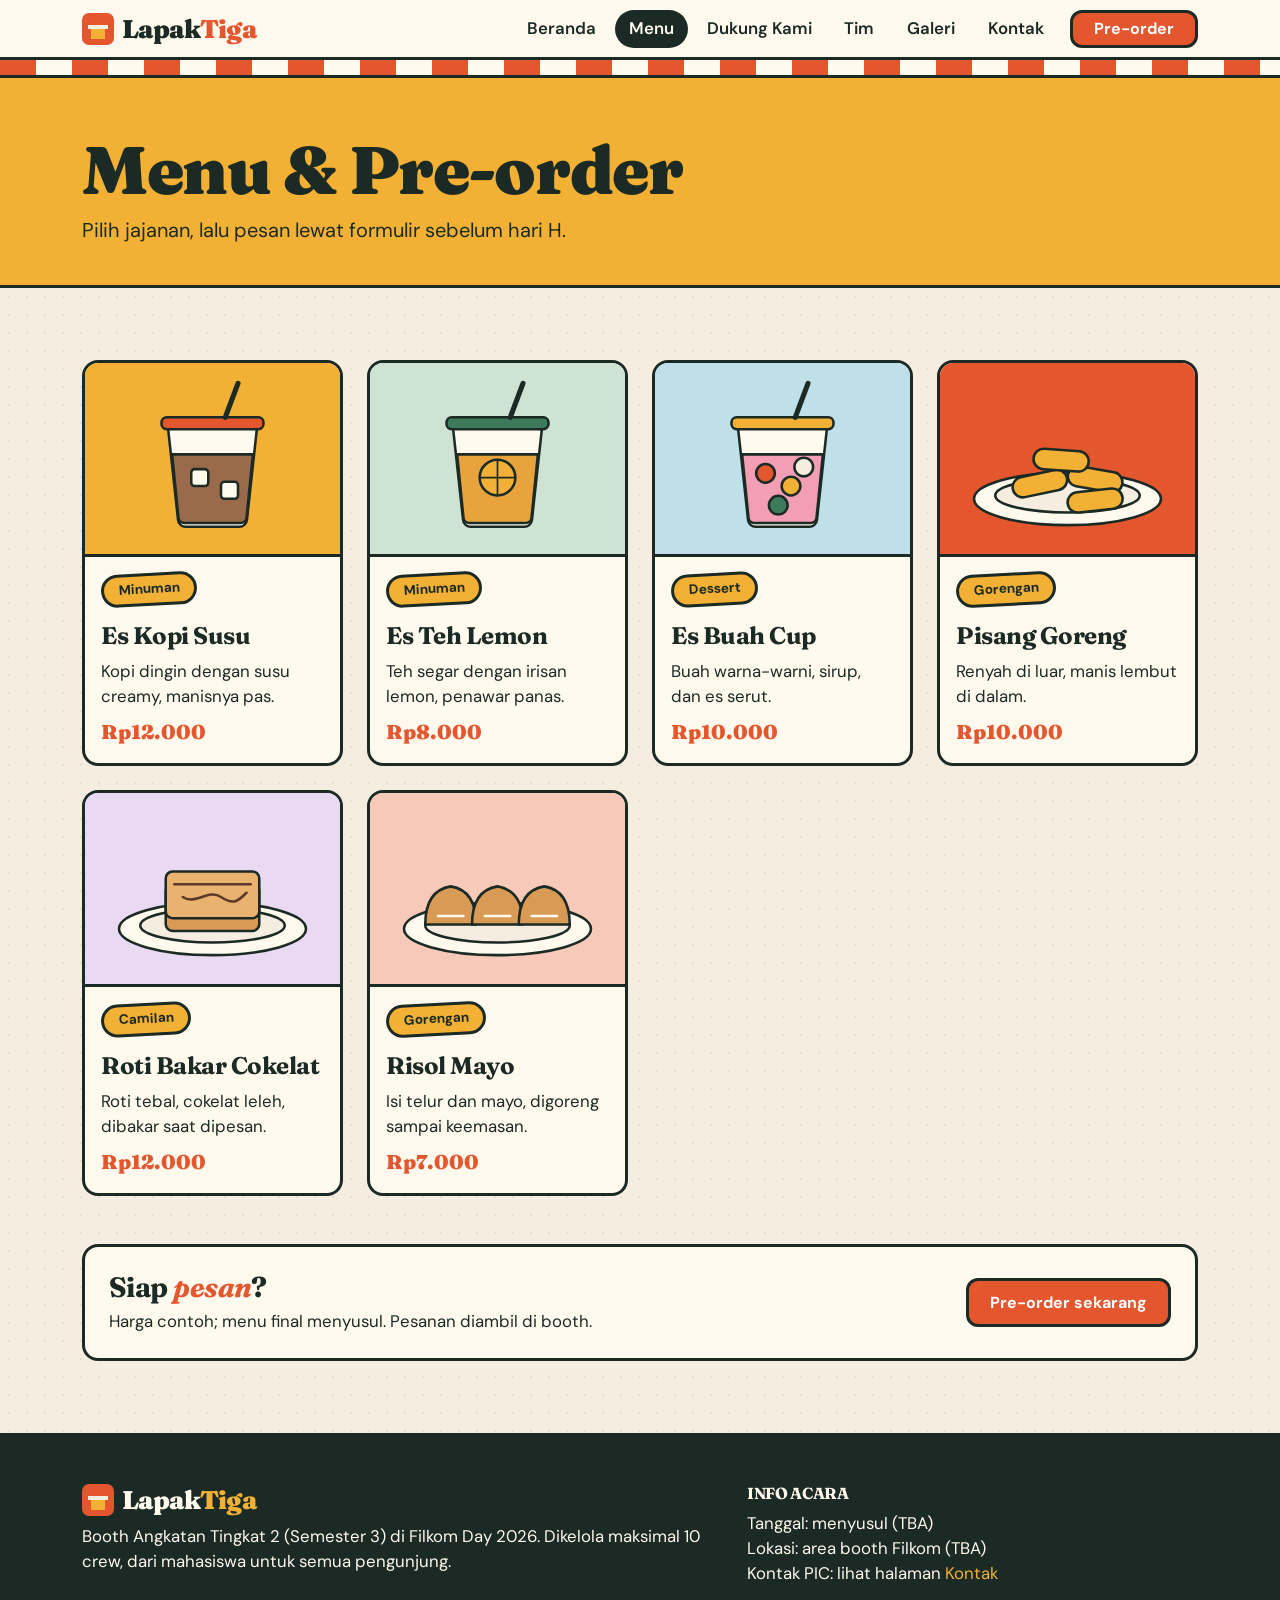
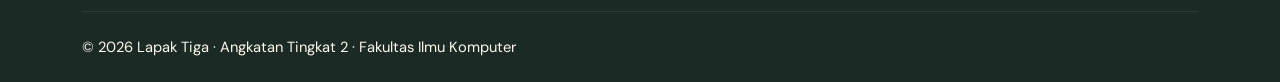
<file: menu.html>
<!DOCTYPE html>
<html lang="id">

<head>
    <meta charset="utf-8">
    <meta name="viewport" content="width=device-width, initial-scale=1, maximum-scale=1, user-scalable=0">
    <meta http-equiv="Content-Security-Policy"
        content="default-src 'none'; script-src 'self'; style-src 'self'; img-src 'self'; font-src 'self'; form-action 'self' https://formspree.io; base-uri 'self'">
    <meta name="referrer" content="strict-origin-when-cross-origin">
    <title>Menu | Lapak Tiga – Filkom Day 2026</title>
    <meta name="description" content="Daftar menu dan pre-order booth Lapak Tiga.">
    <link rel="icon" href="assets/img/favicon.svg" type="image/svg+xml">
    <link rel="stylesheet" href="assets/vendor/bootstrap/css/bootstrap.min.css">
    <link rel="stylesheet" href="assets/css/style.css">
</head>

<body>
    <a class="skip" href="#konten">Lewati ke konten</a>

    <header>
        <nav class="navbar navbar-expand-lg site-nav" aria-label="Navigasi utama">
            <div class="container">
                <a class="brand" href="index.html"><img src="assets/img/favicon.svg" alt="Logo Lapak Tiga" width="32" height="32" class="d-inline-block align-text-bottom me-2">Lapak<span>Tiga</span></a>
                <button class="navbar-toggler" type="button" data-bs-toggle="offcanvas" data-bs-target="#menuUtama"
                    aria-controls="menuUtama" aria-label="Buka menu">
                    <span class="toggler-bar"></span>
                    <span class="toggler-bar"></span>
                    <span class="toggler-bar"></span>
                </button>
                <div class="offcanvas offcanvas-end" tabindex="-1" id="menuUtama" aria-labelledby="menuUtamaLabel">
                    <div class="offcanvas-header">
                        <span class="offcanvas-title brand" id="menuUtamaLabel"><img src="assets/img/favicon.svg" alt="Logo" width="28" height="28" class="d-inline-block align-text-bottom me-2">Lapak<span>Tiga</span></span>
                    </div>
                    <div class="offcanvas-body">
                        <ul class="navbar-nav ms-auto gap-lg-1 align-items-lg-center">
                            <li class="nav-item"><a class="nav-link" href="index.html">Beranda</a></li>
                            <li class="nav-item"><a class="nav-link active" href="menu.html"
                                    aria-current="page">Menu</a></li>
                            <li class="nav-item"><a class="nav-link" href="dukung-kami.html">Dukung Kami</a></li>
                            <li class="nav-item"><a class="nav-link" href="tim.html">Tim</a></li>
                            <li class="nav-item"><a class="nav-link" href="galeri.html">Galeri</a></li>
                            <li class="nav-item"><a class="nav-link" href="kontak.html">Kontak</a></li>
                            <li class="nav-item ms-lg-2 mt-2 mt-lg-0"><a class="btn btn-lapak py-1"
                                    href="kontak.html">Pre-order</a></li>
                        </ul>
                    </div>
                </div>
            </div>
        </nav>
        <div class="awning" aria-hidden="true"></div>
    </header>

    <main id="konten">
        <section class="page-head">
            <div class="container">
                <h1>Menu & Pre-order</h1>
                <p class="fs-5 mb-0 mt-2">Pilih jajanan, lalu pesan lewat formulir sebelum hari H.</p>
            </div>
        </section>
        <section>
            <div class="container">
                <div class="row g-4">
                    <div class="col-md-4 col-lg-3">
                        <article class="card-lapak"><img src="assets/img/menu/es-kopi-susu.svg" width="600" height="450"
                                loading="lazy" alt="Ilustrasi Es Kopi Susu">
                            <div class="p-3"><span class="sticker mb-2">Minuman</span>
                                <h3 class="h4 mt-2">Es Kopi Susu</h3>
                                <p class="mb-2">Kopi dingin dengan susu creamy, manisnya pas.</p><span
                                    class="price">Rp12.000</span>
                            </div>
                        </article>
                    </div>
                    <div class="col-md-4 col-lg-3">
                        <article class="card-lapak"><img src="assets/img/menu/es-teh-lemon.svg" width="600" height="450"
                                loading="lazy" alt="Ilustrasi Es Teh Lemon">
                            <div class="p-3"><span class="sticker mb-2">Minuman</span>
                                <h3 class="h4 mt-2">Es Teh Lemon</h3>
                                <p class="mb-2">Teh segar dengan irisan lemon, penawar panas.</p><span
                                    class="price">Rp8.000</span>
                            </div>
                        </article>
                    </div>
                    <div class="col-md-4 col-lg-3">
                        <article class="card-lapak"><img src="assets/img/menu/es-buah.svg" width="600" height="450"
                                loading="lazy" alt="Ilustrasi Es Buah Cup">
                            <div class="p-3"><span class="sticker mb-2">Dessert</span>
                                <h3 class="h4 mt-2">Es Buah Cup</h3>
                                <p class="mb-2">Buah warna-warni, sirup, dan es serut.</p><span
                                    class="price">Rp10.000</span>
                            </div>
                        </article>
                    </div>
                    <div class="col-md-4 col-lg-3">
                        <article class="card-lapak"><img src="assets/img/menu/pisang-goreng.svg" width="600"
                                height="450" loading="lazy" alt="Ilustrasi Pisang Goreng">
                            <div class="p-3"><span class="sticker mb-2">Gorengan</span>
                                <h3 class="h4 mt-2">Pisang Goreng</h3>
                                <p class="mb-2">Renyah di luar, manis lembut di dalam.</p><span
                                    class="price">Rp10.000</span>
                            </div>
                        </article>
                    </div>
                    <div class="col-md-4 col-lg-3">
                        <article class="card-lapak"><img src="assets/img/menu/roti-bakar.svg" width="600" height="450"
                                loading="lazy" alt="Ilustrasi Roti Bakar Cokelat">
                            <div class="p-3"><span class="sticker mb-2">Camilan</span>
                                <h3 class="h4 mt-2">Roti Bakar Cokelat</h3>
                                <p class="mb-2">Roti tebal, cokelat leleh, dibakar saat dipesan.</p><span
                                    class="price">Rp12.000</span>
                            </div>
                        </article>
                    </div>
                    <div class="col-md-4 col-lg-3">
                        <article class="card-lapak"><img src="assets/img/menu/risol-mayo.svg" width="600" height="450"
                                loading="lazy" alt="Ilustrasi Risol Mayo">
                            <div class="p-3"><span class="sticker mb-2">Gorengan</span>
                                <h3 class="h4 mt-2">Risol Mayo</h3>
                                <p class="mb-2">Isi telur dan mayo, digoreng sampai keemasan.</p><span
                                    class="price">Rp7.000</span>
                            </div>
                        </article>
                    </div>
                </div>
                <div class="card-lapak p-4 mt-5 d-md-flex align-items-center justify-content-between gap-3">
                    <div>
                        <h2 class="h3 mb-1">Siap <em>pesan</em>?</h2>
                        <p class="mb-0">Harga contoh; menu final menyusul. Pesanan diambil di booth.</p>
                    </div><a class="btn btn-lapak mt-3 mt-md-0" href="kontak.html">Pre-order sekarang</a>
                </div>
            </div>
        </section>
    </main>
    <footer class="site-footer">
        <div class="container">
            <div class="row g-4 align-items-start">
                <div class="col-md-7"><a class="brand" href="index.html"><img src="assets/img/favicon.svg" alt="Logo" width="32" height="32" class="d-inline-block align-text-bottom me-2">Lapak<span>Tiga</span></a>
                    <p class="mt-2 mb-0">Booth Angkatan Tingkat 2 (Semester 3) di Filkom Day 2026. Dikelola maksimal 10
                        crew, dari mahasiswa untuk semua pengunjung.</p>
                </div>
                <div class="col-md-5">
                    <h2 class="h6 text-uppercase">Info Acara</h2>
                    <ul class="list-unstyled mb-0">
                        <li>Tanggal: menyusul (TBA)</li>
                        <li>Lokasi: area booth Filkom (TBA)</li>
                        <li>Kontak PIC: lihat halaman <a href="kontak.html">Kontak</a></li>
                    </ul>
                </div>
            </div>
            <hr class="border-secondary my-4">
            <p class="small mb-0">&copy; 2026 Lapak Tiga &middot; Angkatan Tingkat 2 &middot; Fakultas Ilmu Komputer</p>
        </div>
    </footer>
    <script src="assets/vendor/bootstrap/js/bootstrap.bundle.min.js"></script>
</body>

</html>
</file>
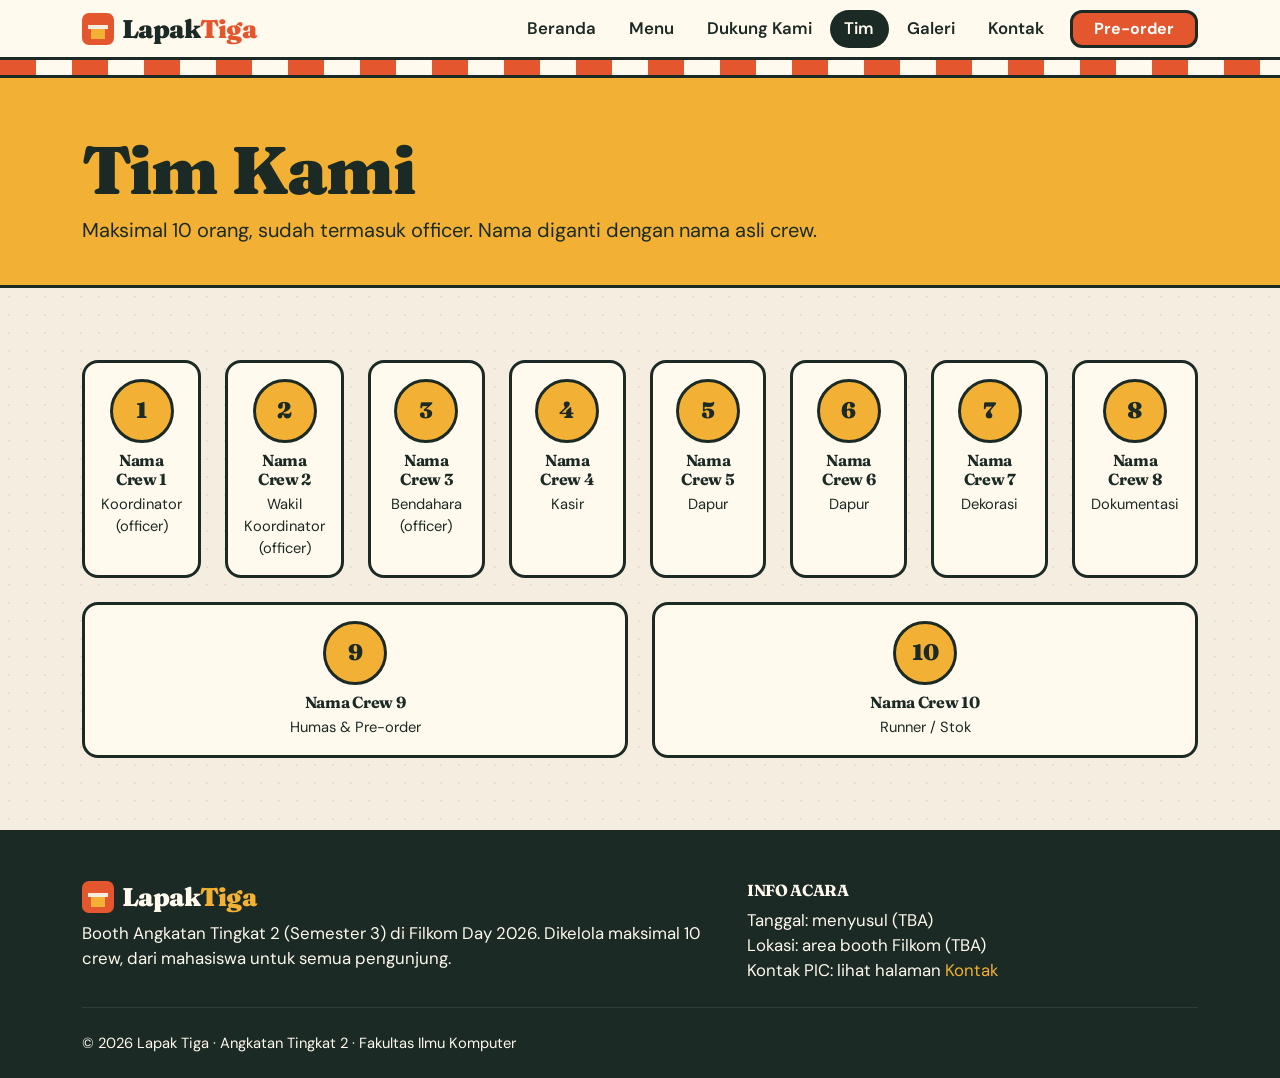
<file: tim.html>
<!DOCTYPE html>
<html lang="id">

<head>
    <meta charset="utf-8">
    <meta name="viewport" content="width=device-width, initial-scale=1, maximum-scale=1, user-scalable=0">
    <meta http-equiv="Content-Security-Policy"
        content="default-src 'none'; script-src 'self'; style-src 'self'; img-src 'self'; font-src 'self'; form-action 'self' https://formspree.io; base-uri 'self'">
    <meta name="referrer" content="strict-origin-when-cross-origin">
    <title>Tim | Lapak Tiga – Filkom Day 2026</title>
    <meta name="description" content="Crew dan performance angkatan Tingkat 2.">
    <link rel="icon" href="assets/img/favicon.svg" type="image/svg+xml">
    <link rel="stylesheet" href="assets/vendor/bootstrap/css/bootstrap.min.css">
    <link rel="stylesheet" href="assets/css/style.css">
</head>

<body>
    <a class="skip" href="#konten">Lewati ke konten</a>
    <header>
        <nav class="navbar navbar-expand-lg site-nav" aria-label="Navigasi utama">
            <div class="container">
                <a class="brand" href="index.html"><img src="assets/img/favicon.svg" alt="Logo Lapak Tiga" width="32" height="32" class="d-inline-block align-text-bottom me-2">Lapak<span>Tiga</span></a>
                <button class="navbar-toggler" type="button" data-bs-toggle="offcanvas" data-bs-target="#menuUtama"
                    aria-controls="menuUtama" aria-label="Buka menu">
                    <span class="toggler-bar"></span>
                    <span class="toggler-bar"></span>
                    <span class="toggler-bar"></span>
                </button>
                <div class="offcanvas offcanvas-end" tabindex="-1" id="menuUtama" aria-labelledby="menuUtamaLabel">
                    <div class="offcanvas-header">
                        <span class="offcanvas-title brand" id="menuUtamaLabel"><img src="assets/img/favicon.svg" alt="Logo" width="28" height="28" class="d-inline-block align-text-bottom me-2">Lapak<span>Tiga</span></span>
                    </div>
                    <div class="offcanvas-body">
                        <ul class="navbar-nav ms-auto gap-lg-1 align-items-lg-center">
                            <li class="nav-item"><a class="nav-link" href="index.html">Beranda</a></li>
                            <li class="nav-item"><a class="nav-link" href="menu.html">Menu</a></li>
                            <li class="nav-item"><a class="nav-link" href="dukung-kami.html">Dukung Kami</a></li>
                            <li class="nav-item"><a class="nav-link active" href="tim.html" aria-current="page">Tim</a>
                            </li>
                            <li class="nav-item"><a class="nav-link" href="galeri.html">Galeri</a></li>
                            <li class="nav-item"><a class="nav-link" href="kontak.html">Kontak</a></li>
                            <li class="nav-item ms-lg-2 mt-2 mt-lg-0"><a class="btn btn-lapak py-1"
                                    href="kontak.html">Pre-order</a></li>
                        </ul>
                    </div>
                </div>
            </div>
        </nav>
        <div class="awning" aria-hidden="true"></div>
    </header>
    <main id="konten">
        <section class="page-head">
            <div class="container">
                <h1>Tim Kami</h1>
                <p class="fs-5 mb-0 mt-2">Maksimal 10 orang, sudah termasuk officer. Nama diganti dengan nama asli crew.
                </p>
            </div>
        </section>
        <section aria-labelledby="crew-heading">
            <h2 id="crew-heading" class="visually-hidden">Daftar Crew</h2>
            <div class="container">
                <div class="row g-4">
                    <div class="col-6 col-md-4 col-lg">
                        <article class="card-lapak p-3 text-center">
                            <div class="avatar mx-auto mb-2">1</div>
                            <h3 class="h6 mb-1">Nama Crew 1</h3>
                            <p class="small mb-0">Koordinator (officer)</p>
                        </article>
                    </div>
                    <div class="col-6 col-md-4 col-lg">
                        <article class="card-lapak p-3 text-center">
                            <div class="avatar mx-auto mb-2">2</div>
                            <h3 class="h6 mb-1">Nama Crew 2</h3>
                            <p class="small mb-0">Wakil Koordinator (officer)</p>
                        </article>
                    </div>
                    <div class="col-6 col-md-4 col-lg">
                        <article class="card-lapak p-3 text-center">
                            <div class="avatar mx-auto mb-2">3</div>
                            <h3 class="h6 mb-1">Nama Crew 3</h3>
                            <p class="small mb-0">Bendahara (officer)</p>
                        </article>
                    </div>
                    <div class="col-6 col-md-4 col-lg">
                        <article class="card-lapak p-3 text-center">
                            <div class="avatar mx-auto mb-2">4</div>
                            <h3 class="h6 mb-1">Nama Crew 4</h3>
                            <p class="small mb-0">Kasir</p>
                        </article>
                    </div>
                    <div class="col-6 col-md-4 col-lg">
                        <article class="card-lapak p-3 text-center">
                            <div class="avatar mx-auto mb-2">5</div>
                            <h3 class="h6 mb-1">Nama Crew 5</h3>
                            <p class="small mb-0">Dapur</p>
                        </article>
                    </div>
                    <div class="col-6 col-md-4 col-lg">
                        <article class="card-lapak p-3 text-center">
                            <div class="avatar mx-auto mb-2">6</div>
                            <h3 class="h6 mb-1">Nama Crew 6</h3>
                            <p class="small mb-0">Dapur</p>
                        </article>
                    </div>
                    <div class="col-6 col-md-4 col-lg">
                        <article class="card-lapak p-3 text-center">
                            <div class="avatar mx-auto mb-2">7</div>
                            <h3 class="h6 mb-1">Nama Crew 7</h3>
                            <p class="small mb-0">Dekorasi</p>
                        </article>
                    </div>
                    <div class="col-6 col-md-4 col-lg">
                        <article class="card-lapak p-3 text-center">
                            <div class="avatar mx-auto mb-2">8</div>
                            <h3 class="h6 mb-1">Nama Crew 8</h3>
                            <p class="small mb-0">Dokumentasi</p>
                        </article>
                    </div>
                    <div class="col-6 col-md-4 col-lg">
                        <article class="card-lapak p-3 text-center">
                            <div class="avatar mx-auto mb-2">9</div>
                            <h3 class="h6 mb-1">Nama Crew 9</h3>
                            <p class="small mb-0">Humas & Pre-order</p>
                        </article>
                    </div>
                    <div class="col-6 col-md-4 col-lg">
                        <article class="card-lapak p-3 text-center">
                            <div class="avatar mx-auto mb-2">10</div>
                            <h3 class="h6 mb-1">Nama Crew 10</h3>
                            <p class="small mb-0">Runner / Stok</p>
                        </article>
                    </div>
                </div>
            </div>
        </section>

    </main>
    <footer class="site-footer">
        <div class="container">
            <div class="row g-4 align-items-start">
                <div class="col-md-7"><a class="brand" href="index.html"><img src="assets/img/favicon.svg" alt="Logo" width="32" height="32" class="d-inline-block align-text-bottom me-2">Lapak<span>Tiga</span></a>
                    <p class="mt-2 mb-0">Booth Angkatan Tingkat 2 (Semester 3) di Filkom Day 2026. Dikelola maksimal 10
                        crew, dari mahasiswa untuk semua pengunjung.</p>
                </div>
                <div class="col-md-5">
                    <h2 class="h6 text-uppercase">Info Acara</h2>
                    <ul class="list-unstyled mb-0">
                        <li>Tanggal: menyusul (TBA)</li>
                        <li>Lokasi: area booth Filkom (TBA)</li>
                        <li>Kontak PIC: lihat halaman <a href="kontak.html">Kontak</a></li>
                    </ul>
                </div>
            </div>
            <hr class="border-secondary my-4">
            <p class="small mb-0">&copy; 2026 Lapak Tiga &middot; Angkatan Tingkat 2 &middot; Fakultas Ilmu Komputer</p>
        </div>
    </footer>
    <script src="assets/vendor/bootstrap/js/bootstrap.bundle.min.js"></script>
</body>

</html>
</file>
<file: assets/css/style.css>
/* ============================================================
   Lapak Tiga – Custom CSS (di atas Bootstrap 5.3.3)
   Konsep: lapak / tenda pasar
   Heading: Fraunces · Isi: DM Sans
   ============================================================ */


/* ------------------------------------------------------------
   1. FONT-FACE
   ------------------------------------------------------------ */

@font-face {
    font-family: Fraunces;
    font-weight: 700;
    font-style: normal;
    font-display: swap;
    src: url(../fonts/fraunces-latin-700-normal.woff2) format("woff2");
}

@font-face {
    font-family: Fraunces;
    font-weight: 900;
    font-style: normal;
    font-display: swap;
    src: url(../fonts/fraunces-latin-900-normal.woff2) format("woff2");
}

@font-face {
    font-family: Fraunces;
    font-weight: 700;
    font-style: italic;
    font-display: swap;
    src: url(../fonts/fraunces-latin-700-italic.woff2) format("woff2");
}

@font-face {
    font-family: "DM Sans";
    font-weight: 400;
    font-display: swap;
    src: url(../fonts/dm-sans-latin-400-normal.woff2) format("woff2");
}

@font-face {
    font-family: "DM Sans";
    font-weight: 600;
    font-display: swap;
    src: url(../fonts/dm-sans-latin-600-normal.woff2) format("woff2");
}

@font-face {
    font-family: "DM Sans";
    font-weight: 700;
    font-display: swap;
    src: url(../fonts/dm-sans-latin-700-normal.woff2) format("woff2");
}


/* ------------------------------------------------------------
   2. DESIGN TOKENS (CSS Custom Properties)
   ------------------------------------------------------------ */

:root {
    /* Palette */
    --ink: #1B2A24;
    --tomato: #E4572E;
    --mustard: #F2B134;
    --cream: #F4EDE0;
    --paper: #FFF9EE;
    --leaf: #3C7A5A;

    /* Bootstrap overrides */
    --bs-body-font-family: "DM Sans", system-ui, sans-serif;
    --bs-body-color: var(--ink);
    --bs-body-bg: var(--cream);
    --bs-link-color: var(--tomato);
    --bs-link-hover-color: var(--ink);
}


/* ------------------------------------------------------------
   3. BASE / TYPOGRAPHY
   ------------------------------------------------------------ */

html,
body {
    overflow-x: hidden; /* Mencegah geser horizontal di HP */
    max-width: 100vw;
}

body {
    background-image: radial-gradient(rgba(27, 42, 36, .07) 1px, transparent 1px);
    background-size: 18px 18px;
    font-size: 1.05rem;
}

h1,
h2,
h3,
h4,
.brand {
    font-family: Fraunces, Georgia, serif;
    font-weight: 900;
    letter-spacing: -.02em;
    line-height: 1.08;
}

h1 {
    font-size: clamp(2.4rem, 6vw, 4.2rem);
}

h2 {
    font-size: clamp(1.8rem, 4vw, 2.6rem);
}

em {
    font-family: Fraunces, serif;
    font-style: italic;
    font-weight: 700;
    color: var(--tomato);
}


/* ------------------------------------------------------------
   4. ACCESSIBILITY: SKIP-LINK
   ------------------------------------------------------------ */

.skip {
    position: absolute;
    left: -999px;
}

.skip:focus {
    left: 1rem;
    top: 1rem;
    z-index: 99;
    background: var(--ink);
    color: #fff;
    padding: .5rem 1rem;
    border-radius: 8px;
    text-decoration: none;
    font-weight: 700;
}


/* ------------------------------------------------------------
   5. NAVBAR + TENDA (AWNING)
   ------------------------------------------------------------ */

header {
    position: sticky;
    top: 0;
    z-index: 1030;
}

.site-nav {
    background: var(--paper);
    border-bottom: 3px solid var(--ink);
    padding-block: 0.6rem; /* Disesuaikan agar tingginya persis sama dengan header menu samping */
}

.brand {
    font-size: 1.6rem;
    color: var(--ink);
    text-decoration: none;
}

.brand span {
    color: var(--tomato);
}

.site-nav .nav-link {
    font-weight: 600;
    color: var(--ink);
    padding: .4rem .9rem !important;
    border-radius: 999px;
}

.site-nav .nav-link:hover {
    background: var(--mustard);
}

.site-nav .nav-link.active {
    background: var(--ink);
    color: var(--paper);
}

/* Tenda belang merah-krem di bawah navbar */
.awning {
    height: 18px;
    border-bottom: 3px solid var(--ink);
    background: repeating-linear-gradient(
        90deg,
        var(--tomato) 0 36px,
        var(--paper) 36px 72px
    );
}

/* Custom hamburger button */
.navbar-toggler {
    border: 3px solid var(--ink);
    border-radius: 10px;
    padding: .55rem .7rem;
    display: flex;
    flex-direction: column;
    gap: 5px;
    background: var(--paper);
    transition: transform .12s;
}

.navbar-toggler:hover {
    transform: translate(1px, 1px);
    background: var(--mustard);
}

.navbar-toggler:focus-visible {
    outline: 3px solid var(--leaf);
    outline-offset: 3px;
}

.toggler-bar {
    display: block;
    width: 24px;
    height: 3px;
    background: var(--ink);
    border-radius: 2px;
}

/* Offcanvas sidebar (mobile/tablet menu) */
@media (max-width: 991.98px) {
    .offcanvas {
        --bs-offcanvas-bg: var(--paper);
        --bs-offcanvas-width: 300px;
        border-left: 3px solid var(--ink) !important;
    }

    .offcanvas-header {
        border-bottom: 3px solid var(--ink);
        padding: 1rem 1.25rem;
        background: var(--mustard);
    }

    .offcanvas-body {
        padding: 1.25rem;
    }

    .offcanvas-body .navbar-nav {
        gap: .25rem;
    }

    .offcanvas-body .nav-link {
        font-size: 1.1rem;
        padding: .65rem 1rem !important;
        border-radius: 12px;
    }

    .offcanvas-body .nav-link:hover {
        background: var(--mustard);
    }

    .offcanvas-body .nav-link.active {
        background: var(--ink);
        color: var(--paper);
    }

    .offcanvas-body .btn-lapak {
        display: block;
        text-align: center;
        margin-top: .5rem;
    }
}


/* ------------------------------------------------------------
   6. BUTTONS
   ------------------------------------------------------------ */

.btn-lapak,
.btn-line {
    font-weight: 700;
    border: 3px solid var(--ink);
    border-radius: 12px;
    padding: .6rem 1.3rem;
    transition: transform .12s;
}

.btn-lapak {
    background: var(--tomato);
    color: #fff;
}

.btn-line {
    background: var(--paper);
    color: var(--ink);
}

.btn-lapak:hover,
.btn-line:hover {
    transform: translate(2px, 2px);
    background: var(--mustard);
    color: var(--ink);
}

/* Focus-visible ring – WCAG keyboard navigability */
.btn-lapak:focus-visible,
.btn-line:focus-visible,
a:focus-visible,
.form-control:focus-visible,
.form-select:focus-visible {
    outline: 3px solid var(--leaf);
    outline-offset: 3px;
}


/* ------------------------------------------------------------
   7. CARDS (card-lapak)
   ------------------------------------------------------------ */

.card-lapak {
    background: var(--paper);
    border: 3px solid var(--ink);
    border-radius: 16px;
    overflow: hidden;
    height: 100%;
    transition: transform .15s;
}

.card-lapak:hover {
    transform: translate(-2px, -2px) rotate(-.4deg);
}

.card-lapak img {
    border-bottom: 3px solid var(--ink);
    width: 100%;
    height: auto;
    display: block;
}


/* ------------------------------------------------------------
   8. STICKER, PRICE, FRAME
   ------------------------------------------------------------ */

/* Stiker bulat kecil (label kategori) */
.sticker {
    display: inline-block;
    background: var(--mustard);
    border: 3px solid var(--ink);
    border-radius: 999px;
    padding: .2rem .9rem;
    font-weight: 700;
    font-size: .85rem;
    transform: rotate(-3deg);
}

.price {
    font-family: Fraunces, serif;
    font-weight: 900;
    color: var(--tomato);
    font-size: 1.25rem;
}

/* Frame miring untuk hero image */
.frame {
    border: 3px solid var(--ink);
    border-radius: 20px;
    overflow: hidden;
    transform: rotate(2deg);
    background: var(--paper);
}

.frame img {
    display: block;
    width: 100%;
    height: auto;
}


/* ------------------------------------------------------------
   9. SECTIONS & BANDS
   ------------------------------------------------------------ */

section {
    padding: 4.5rem 0;
}

/* Band gelap (ink) */
.band {
    background: var(--ink);
    color: var(--paper);
}

.band em {
    color: var(--mustard);
}

/* Band tomat */
.band-tomato {
    background: var(--tomato);
    color: #fff;
    border-block: 3px solid var(--ink);
}

.band-tomato em {
    color: var(--ink);
}

/* FIX kontras: .num di dalam .band-tomato – pakai putih, bukan tomato */
.band-tomato .num {
    color: #fff;
}

/* Label eyebrow (uppercase kecil) */
.eyebrow {
    font-weight: 700;
    text-transform: uppercase;
    letter-spacing: .14em;
    font-size: .8rem;
    color: var(--leaf);
}

/* Page head (halaman dalam) */
.page-head {
    padding: 3.5rem 0 2.5rem;
    border-bottom: 3px solid var(--ink);
    background: var(--mustard);
}

.page-head .breadcrumb {
    --bs-breadcrumb-divider-color: var(--ink);
    --bs-breadcrumb-item-active-color: var(--ink);
    font-weight: 600;
}

.page-head a {
    color: var(--ink);
}


/* ------------------------------------------------------------
   10. STATISTICS / NUM
   ------------------------------------------------------------ */

.num {
    font-family: Fraunces, serif;
    font-weight: 900;
    font-size: 3rem;
    color: var(--tomato);
    line-height: 1;
}


/* ------------------------------------------------------------
   11. AVATAR (halaman Tim)
   ------------------------------------------------------------ */

.avatar {
    width: 64px;
    height: 64px;
    border-radius: 50%;
    border: 3px solid var(--ink);
    background: var(--mustard);
    display: grid;
    place-items: center;
    font-family: Fraunces, serif;
    font-weight: 900;
    font-size: 1.4rem;
}


/* ------------------------------------------------------------
   12. BOOTSTRAP OVERRIDES
   ------------------------------------------------------------ */

/* Progress bar */
.progress {
    height: 1.6rem;
    border: 3px solid var(--ink);
    border-radius: 999px;
    background: var(--paper);
}

.progress-bar {
    background: var(--tomato);
    font-weight: 700;
    color: #fff;
}

.pw-38 { width: 38%; }
.pw-60 { width: 60%; }
.pw-100 { width: 100%; }

/* Accordion */
.accordion {
    --bs-accordion-bg: var(--paper);
    --bs-accordion-border-color: var(--ink);
    --bs-accordion-active-bg: var(--mustard);
    --bs-accordion-active-color: var(--ink);
    --bs-accordion-btn-focus-box-shadow: none;
    --bs-accordion-border-width: 3px;
}

.accordion-item {
    border-radius: 12px !important;
    margin-bottom: .8rem;
    overflow: hidden;
}

.accordion-button {
    font-weight: 700;
}

/* List-group */
.list-group-item {
    background: var(--paper);
    border-color: var(--ink);
    border-width: 0 0 2px;
}

/* Form controls */
.form-control,
.form-select {
    border: 3px solid var(--ink);
    border-radius: 12px;
    background: var(--paper);
    padding: .65rem .9rem;
}

.form-control:focus,
.form-select:focus {
    border-color: var(--leaf);
    box-shadow: none;
}

/* Carousel */
.carousel {
    border: 3px solid var(--ink);
    border-radius: 20px;
    overflow: hidden;
}

.carousel img {
    width: 100%;
    height: auto;
}

.carousel-caption {
    background: var(--ink);
    border-radius: 12px;
    padding: .4rem .9rem;
    left: 8%;
    right: 8%;
    bottom: 1rem;
}


/* ------------------------------------------------------------
   13. HONEYPOT (anti-spam)
   ------------------------------------------------------------ */

.hp {
    position: absolute;
    left: -9999px;
}


/* ------------------------------------------------------------
   14. FOOTER
   ------------------------------------------------------------ */

.site-footer {
    background: var(--ink);
    color: var(--paper);
    padding: 3rem 0 1.5rem;
    border-top: 3px solid var(--ink);
}

.site-footer a {
    color: var(--mustard);
    text-decoration: none;
}

.site-footer a:hover {
    text-decoration: underline;
}

.site-footer .brand {
    color: var(--paper);
}

/* FIX kontras: "Tiga" di footer tetap mustard agar terbaca di atas ink */
.site-footer .brand span {
    color: var(--mustard);
}


/* ------------------------------------------------------------
   15. RESPONSIVE
   ------------------------------------------------------------ */

/* --- Tablet (max 991px) --- */
@media (max-width: 991.98px) {
    section {
        padding: 3.5rem 0;
    }

    .page-head {
        padding: 2.5rem 0 2rem;
    }
}

/* --- Phablet / tablet kecil (max 767px) --- */
@media (max-width: 767.98px) {
    section {
        padding: 3rem 0;
    }

    .frame {
        transform: none;
    }

    .card-lapak:hover {
        transform: none;
    }

    .num {
        font-size: 2.4rem;
    }
}

/* --- Ponsel (max 576px) --- */
@media (max-width: 576px) {
    section {
        padding: 2.5rem 0;
    }

    .page-head {
        padding: 2rem 0 1.5rem;
    }

    h1 {
        font-size: clamp(2rem, 8vw, 2.8rem);
    }

    .btn-lapak,
    .btn-line {
        padding: .5rem 1rem;
        font-size: .95rem;
    }

    .site-footer {
        text-align: center;
    }

    .site-footer .brand {
        display: block;
        margin-bottom: .5rem;
    }
}


/* ------------------------------------------------------------
   16. REDUCED-MOTION
   ------------------------------------------------------------ */

@media (prefers-reduced-motion: reduce) {
    * {
        transition: none !important;
    }
}
</file>
